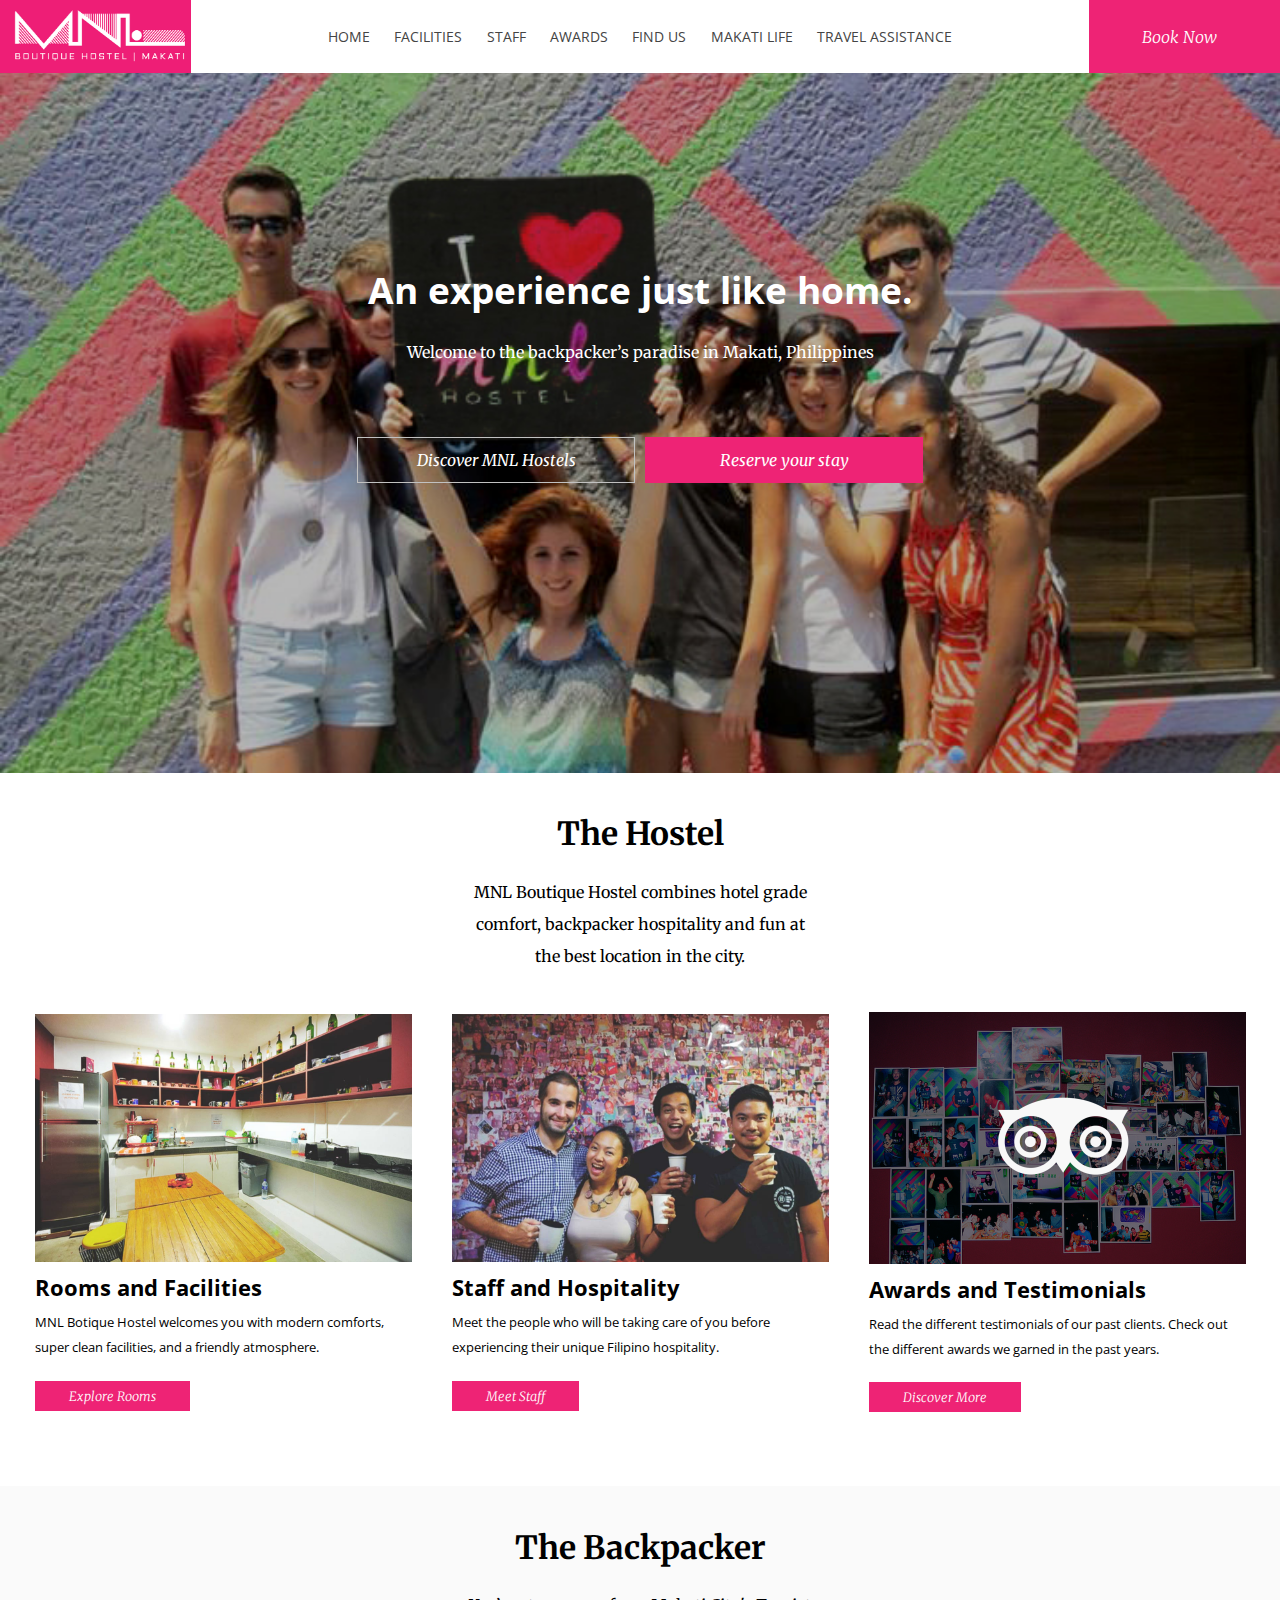
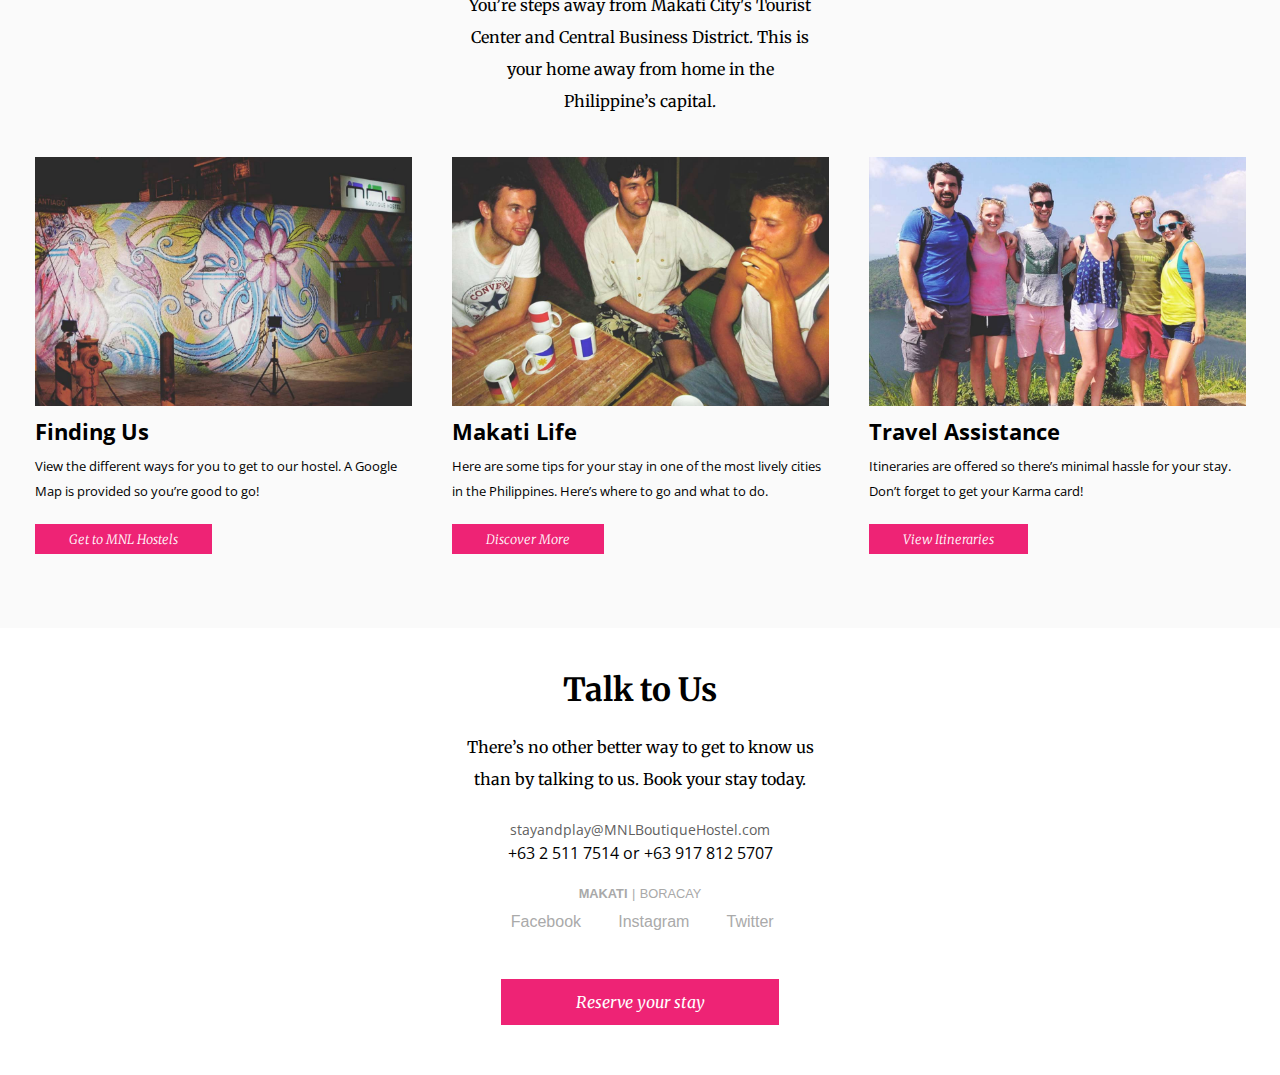
<file: index.html>
<!DOCTYPE html>
<html lang="en">
<head>
	<meta charset="UTF-8">
	<title>MNL Boutique Hostels</title>
	<meta name="viewport" content="width=device-width, initial-scale=1, maximum-scale=1">
	<link rel="stylesheet" href="css/animate.css">
	<link rel="stylesheet" href="css/normalize.css">
	<link rel="stylesheet" href="css/main.css">
	<link rel="stylesheet" href="http://code.ionicframework.com/ionicons/2.0.1/css/ionicons.min.css">
	<link href='https://fonts.googleapis.com/css?family=Open+Sans:400,700|Merriweather:400,300italic,400italic,700' rel='stylesheet' type='text/css'>
</head>
<body>
	<nav class="main-navigation">
		<a href="index.html"><div class="logo-makati"></div></a>
		<ul class="navgroup">
			<li class="navgroup-items"><a href="index.html" class="navgroup-links">HOME</a></li>
			<li class="navgroup-items"><a href="facilities.html" class="navgroup-links" data-hover="FACILITIES">FACILITIES</a></li>
			<li class="navgroup-items"><a href="staff.html" class="navgroup-links">STAFF</a></li>
			<li class="navgroup-items"><a href="awards.html" class="navgroup-links">AWARDS</a></li>
			<li class="navgroup-items"><a href="findus.html" class="navgroup-links">FIND US</a></li>
			<li class="navgroup-items"><a href="makatilife.html" class="navgroup-links">MAKATI LIFE</a></li>
			<li class="navgroup-items"><a href="travelassistance.html" class="navgroup-links">TRAVEL ASSISTANCE</a></li>
		</ul>
		<a href="booknow.html" class="btn -main"><em>Book Now</em><i class="ion-ios-arrow-right"></i></a>
		
	</nav>

	<section class="hero">
	<div class="wrapper">
		<h1 class="heading-hero -white">An experience just like home.</h1>
		<h2 class="subheading -white">Welcome to the backpacker’s paradise in Makati, Philippines</h2>
		<div class="hero-buttons">
		<div><a href="facilities.html" class="btn -heroa"><em>Discover MNL Hostels</em></a></div>
		<div><a href="booknow.html" class="btn -herob"><em>Reserve your stay</em></a></div>
		</div>
	</div>
	</section>

	<section class="thehostel">
		<h1 class="heading">The Hostel</h1>
		<p class="subheading -desc">MNL Boutique Hostel combines hotel grade comfort, backpacker hospitality and fun at the best location in the city.</p>

		<div class="wrapper-column">

			<div class="column3">
				<img src="assets/pic1.jpg" alt="">
				<h1 class="item-heading">Rooms and Facilities</h1>
				<p class="item-description">MNL Botique Hostel welcomes you with modern comforts, super clean facilities, and a friendly atmosphere.</p>
				<a href="facilities.html" class="btn -itema"><em>Explore Rooms</em></a>
			</div>

			<div class="column3">
				<img src="assets/pic2.jpg" alt="">
				<h1 class="item-heading">Staff and Hospitality</h1>
				<p class="item-description">Meet the people who will be taking care of you before experiencing their unique Filipino hospitality.</p>
				<a href="staff.html" class="btn -itema"><em>Meet Staff</em></a>
			</div>

			<div class="column3">
				<img src="assets/pic3.png" alt="">
				<h1 class="item-heading">Awards and Testimonials</h1>
				<p class="item-description">Read the different testimonials of our past clients. Check out the different awards we garned in the past years.</p>
				<a href="awards.html" class="btn -itema"><em>Discover More</em></a>
			</div>


		</div>
	</section>
		
	<section class="thebackpacker -grey">
		<h1 class="heading ">The Backpacker</h1>
		<p class="subheading -desc">You’re steps away from Makati City's Tourist Center and Central Business District. This is your home away from home in the Philippine’s capital.
		</p>

		<div class="wrapper-column">

			<div class="column3">
				<img src="assets/pic4.jpg" alt="">
				<h1 class="item-heading">Finding Us</h1>
				<p class="item-description">View the different ways for you to get to our hostel. A Google Map is provided so you’re good to go!</p>
				<a href="findus.html" class="btn -itema "><em>Get to MNL Hostels</em></a>
			</div>

			<div class="column3">
				<img src="assets/pic5.jpg" alt="">
				<h1 class="item-heading">Makati Life</h1>
				<p class="item-description">Here are some tips for your stay in one of the most lively cities in the Philippines. Here’s where to go and what to do.</p>
				<a href="makatilife.html" class="btn -itema"><em>Discover More</em></a>
			</div>

			<div class="column3">
				<img src="assets/pic6.jpg" alt="">
				<h1 class="item-heading">Travel Assistance</h1>
				<p class="item-description">Itineraries are offered so there’s minimal hassle for your stay. Don’t forget to get your Karma card!</p>
				<a href="travelassistance.html" class="btn -itema "><em>View Itineraries</em></a>
			</div>


		</div>

	</section>

	<section class="talktous">
		<h1 class="heading">Talk to Us</h1>
		<p class="subheading -desc -emfix">There’s no other better way to get to know us than by talking to us. Book your stay today.
		</p>


		<p class="email">stayandplay@MNLBoutiqueHostel.com​​​</p>
		<p class="number">+63 2 511 7514﻿ or +63 917 812 5707</p>

		<ul class="website">
		<li>
			<a href="#" class="-active">MAKATI</a>
		</li>
		<li><p>|</p></li>
		<li><a href="#">BORACAY</a></li>
		</ul>


		<ul class="social-media">
			<li><a href="https://www.facebook.com/MNLBoutiqueHostel" class="ion-social-facebook">&nbsp;Facebook</a></li>
			<li><a href="https://twitter.com/MNLHostels" class="ion-social-instagram">&nbsp;Instagram</a></li>
			<li><a href="https://www.instagram.com/mnlhostels/" class="ion-social-twitter">&nbsp;Twitter</a></li>

		</ul>

		</div>

		

		<div class="-center"><a href="booknow.html" class="btn -herob"><em>Reserve your stay</em></a></div>
	</section>

	

</body>
</html>
</file>
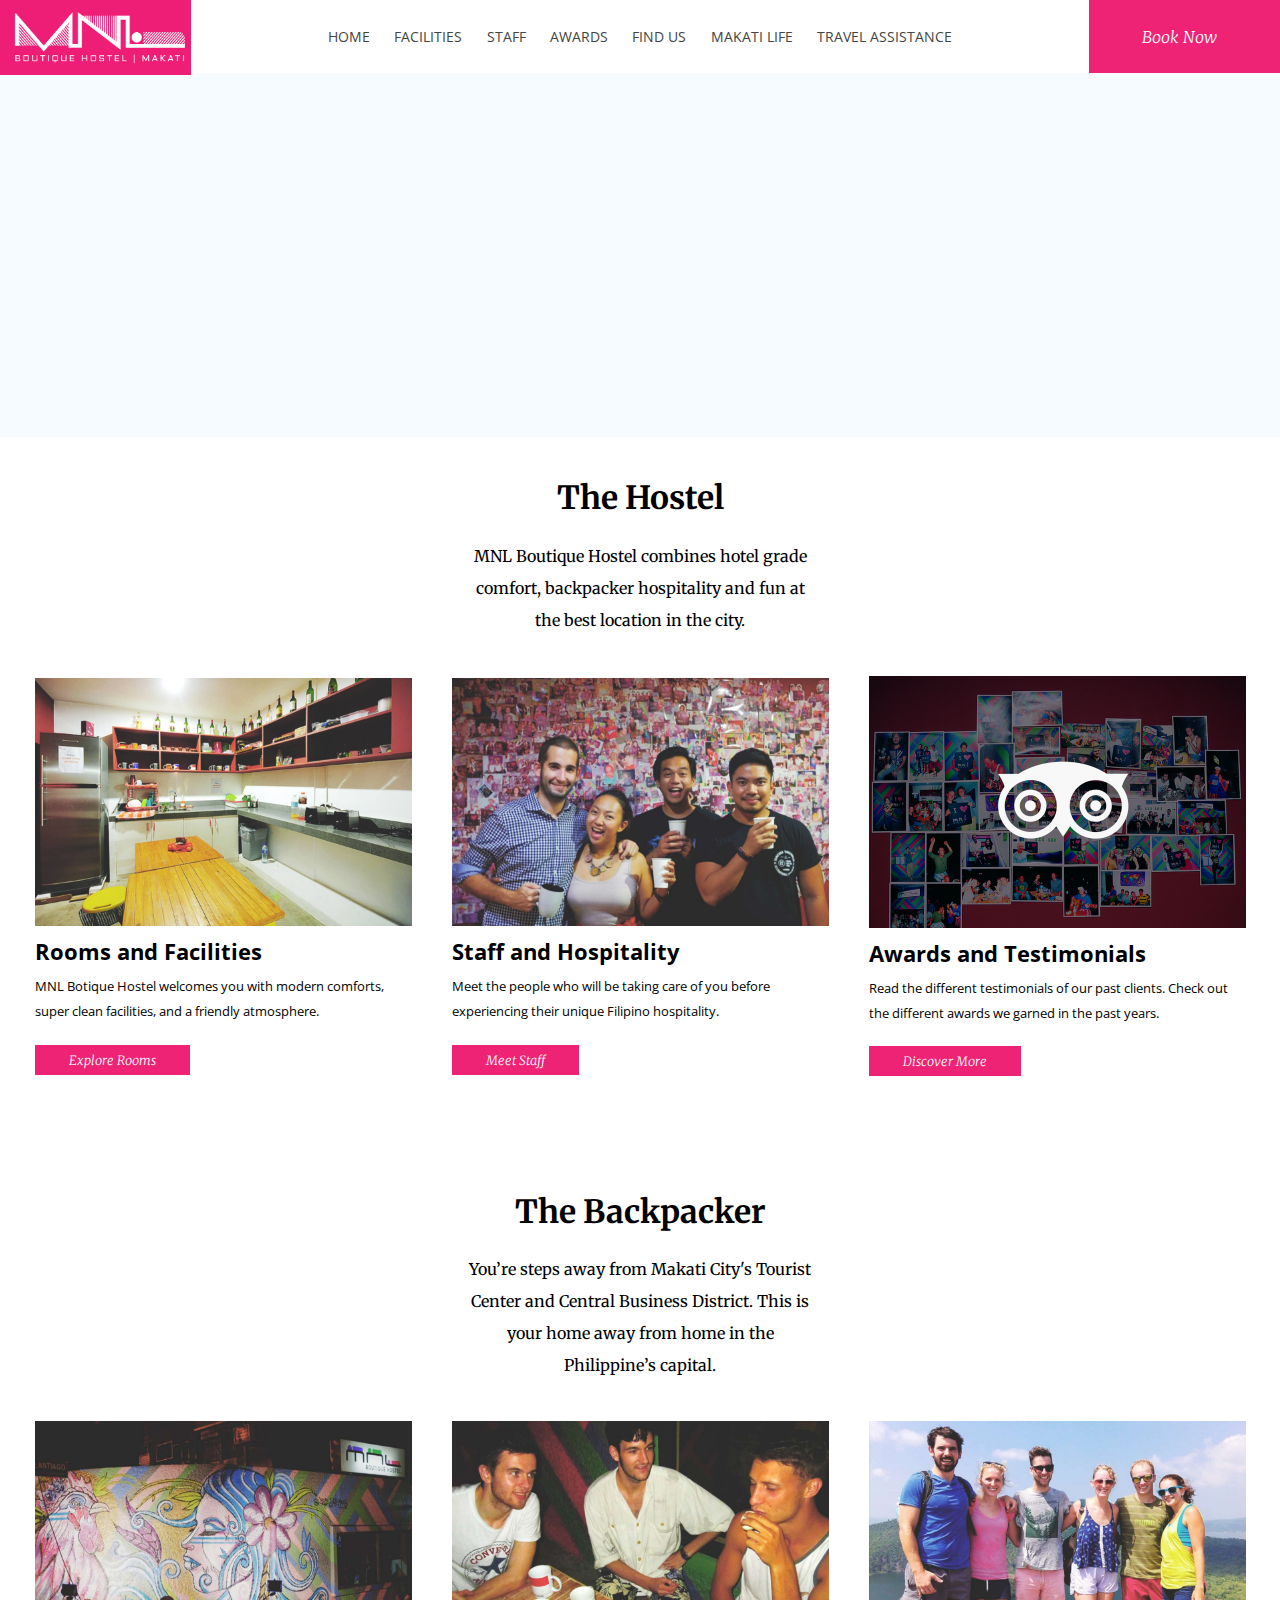
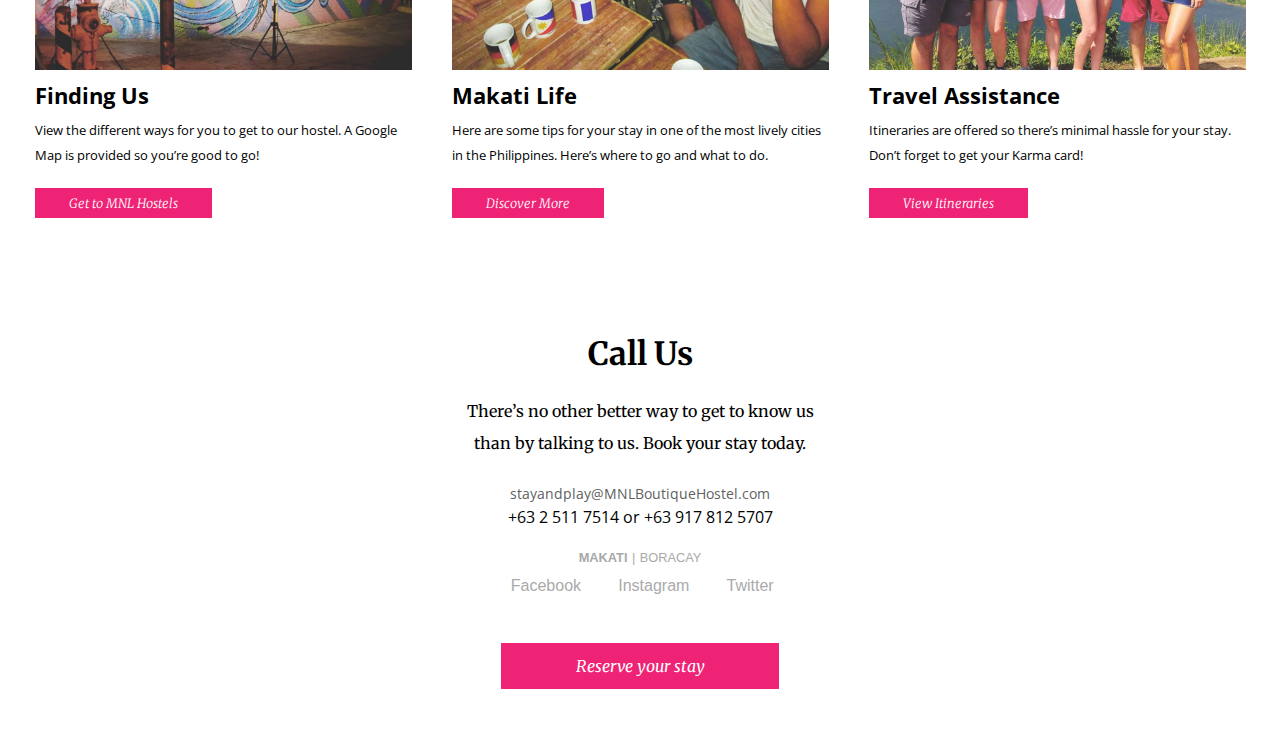
<file: booknow.html>
<!DOCTYPE html>
<html lang="en">
<head>
	<meta charset="UTF-8">
	<title>MNL Boutique Hostels</title>
	<meta name="viewport" content="width=device-width, initial-scale=1, maximum-scale=1">
	<link rel="stylesheet" href="css/animate.css">
	<link rel="stylesheet" href="css/normalize.css">
	<link rel="stylesheet" href="css/main.css">
	<link rel="stylesheet" href="http://code.ionicframework.com/ionicons/2.0.1/css/ionicons.min.css">
	<link href='https://fonts.googleapis.com/css?family=Open+Sans:400,700|Merriweather:400,300italic,400italic,700' rel='stylesheet' type='text/css'>
</head>
<body>
	<nav class="main-navigation">
		<div class="logo-makati"></div>
		<ul class="navgroup">
			<li class="navgroup-items"><a href="index.html" class="navgroup-links">HOME</a></li>
			<li class="navgroup-items"><a href="facilities.html" class="navgroup-links" data-hover="FACILITIES">FACILITIES</a></li>
			<li class="navgroup-items"><a href="staff.html" class="navgroup-links">STAFF</a></li>
			<li class="navgroup-items"><a href="awards.html" class="navgroup-links">AWARDS</a></li>
			<li class="navgroup-items"><a href="findus.html" class="navgroup-links">FIND US</a></li>
			<li class="navgroup-items"><a href="makatilife.html" class="navgroup-links">MAKATI LIFE</a></li>
			<li class="navgroup-items"><a href="travelassistance.html" class="navgroup-links">TRAVEL ASSISTANCE</a></li>
			
		</ul>
		<a href="booknow.html" class="btn -main"><em>Book Now</em><i class="ion-ios-arrow-right"></i></a>
		
	</nav>

	<section class="booknow">
	<center><iframe src="https://myallocator.com/booknow/tbp8X0nhHSHd9itN6hjBlg" style=" width: 410px; height: 300px; border: none" frameBorder="0" allowtransparency="true"></iframe></center>
	
	</section>




	<section class="thehostel">
		<h1 class="heading">The Hostel</h1>
		<p class="subheading -desc">MNL Boutique Hostel combines hotel grade comfort, backpacker hospitality and fun at the best location in the city.</p>

		<div class="wrapper-column">

			<div class="column3">
				<img src="assets/pic1.jpg" alt="">
				<h1 class="item-heading">Rooms and Facilities</h1>
				<p class="item-description">MNL Botique Hostel welcomes you with modern comforts, super clean facilities, and a friendly atmosphere.</p>
				<a href="facilities.html" class="btn -itema"><em>Explore Rooms</em></a>
			</div>

			<div class="column3">
				<img src="assets/pic2.jpg" alt="">
				<h1 class="item-heading">Staff and Hospitality</h1>
				<p class="item-description">Meet the people who will be taking care of you before experiencing their unique Filipino hospitality.</p>
				<a href="staff.html" class="btn -itema"><em>Meet Staff</em></a>
			</div>

			<div class="column3">
				<img src="assets/pic3.png" alt="">
				<h1 class="item-heading">Awards and Testimonials</h1>
				<p class="item-description">Read the different testimonials of our past clients. Check out the different awards we garned in the past years.</p>
				<a href="awards.html" class="btn -itema"><em>Discover More</em></a>
			</div>


		</div>
	</section>
		
	<section class="thebackpacker">
		<h1 class="heading ">The Backpacker</h1>
		<p class="subheading -desc">You’re steps away from Makati City's Tourist Center and Central Business District. This is your home away from home in the Philippine’s capital.
		</p>

		<div class="wrapper-column">

			<div class="column3">
				<img src="assets/pic4.jpg" alt="">
				<h1 class="item-heading">Finding Us</h1>
				<p class="item-description">View the different ways for you to get to our hostel. A Google Map is provided so you’re good to go!</p>
				<a href="findus.html" class="btn -itema "><em>Get to MNL Hostels</em></a>
			</div>

			<div class="column3">
				<img src="assets/pic5.jpg" alt="">
				<h1 class="item-heading">Makati Life</h1>
				<p class="item-description">Here are some tips for your stay in one of the most lively cities in the Philippines. Here’s where to go and what to do.</p>
				<a href="makatilife.html" class="btn -itema"><em>Discover More</em></a>
			</div>

			<div class="column3">
				<img src="assets/pic6.jpg" alt="">
				<h1 class="item-heading">Travel Assistance</h1>
				<p class="item-description">Itineraries are offered so there’s minimal hassle for your stay. Don’t forget to get your Karma card!</p>
				<a href="travelassistance.html" class="btn -itema "><em>View Itineraries</em></a>
			</div>


		</div>

	</section>

	<section class="talktous">
		<h1 class="heading">Call Us</h1>
		<p class="subheading -desc -emfix">There’s no other better way to get to know us than by talking to us. Book your stay today.
		</p>


		<p class="email">stayandplay@MNLBoutiqueHostel.com​​​</p>
		<p class="number">+63 2 511 7514﻿ or +63 917 812 5707</p>

		<ul class="website">
		<li>
			<a href="#" class="-active">MAKATI</a>
		</li>
		<li><p>|</p></li>
		<li><a href="#">BORACAY</a></li>
		</ul>


		<ul class="social-media">
			<li><a href="https://www.facebook.com/MNLBoutiqueHostel" class="ion-social-facebook">&nbsp;Facebook</a></li>
			<li><a href="https://twitter.com/MNLHostels" class="ion-social-instagram">&nbsp;Instagram</a></li>
			<li><a href="https://www.instagram.com/mnlhostels/" class="ion-social-twitter">&nbsp;Twitter</a></li>

		</ul>

		</div>

		

		<div class="-center"><a href="booknow.html" class="btn -herob"><em>Reserve your stay</em></a></div>
	</section>

	

</body>
</html>
</file>
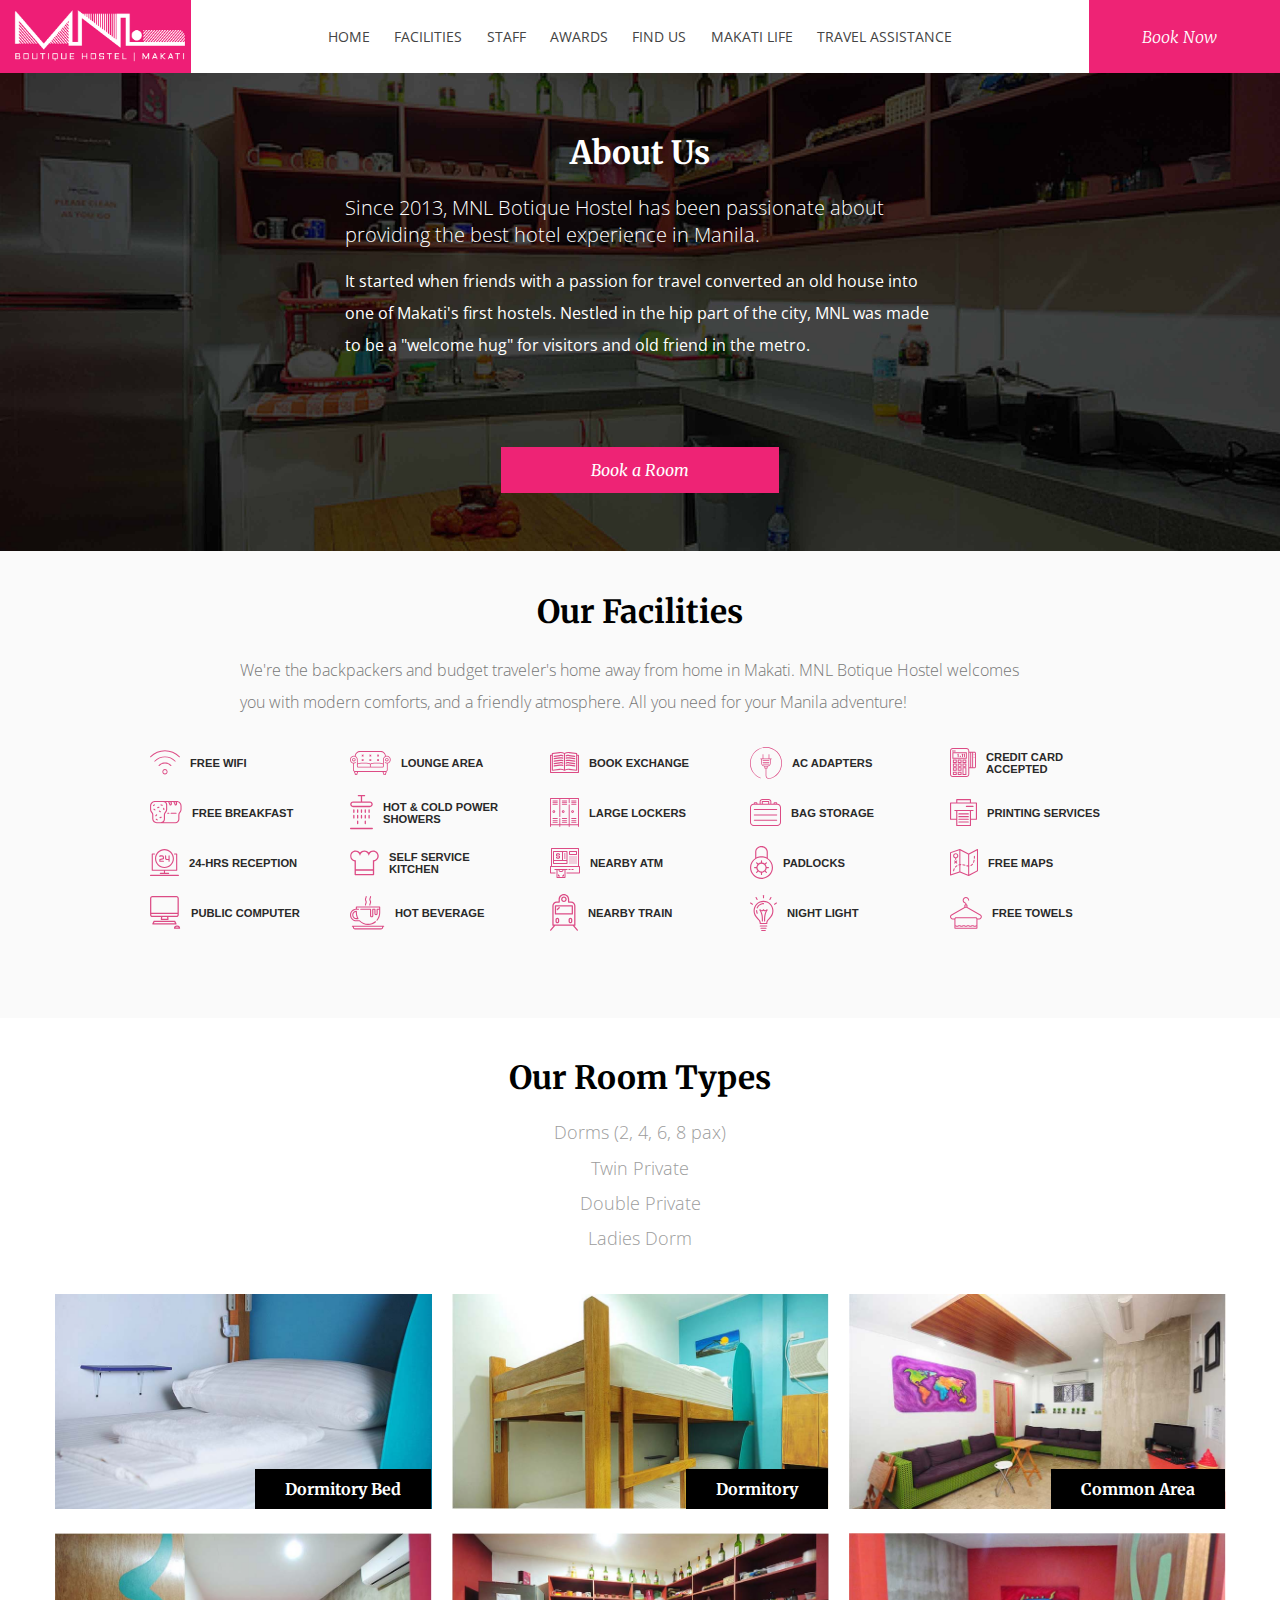
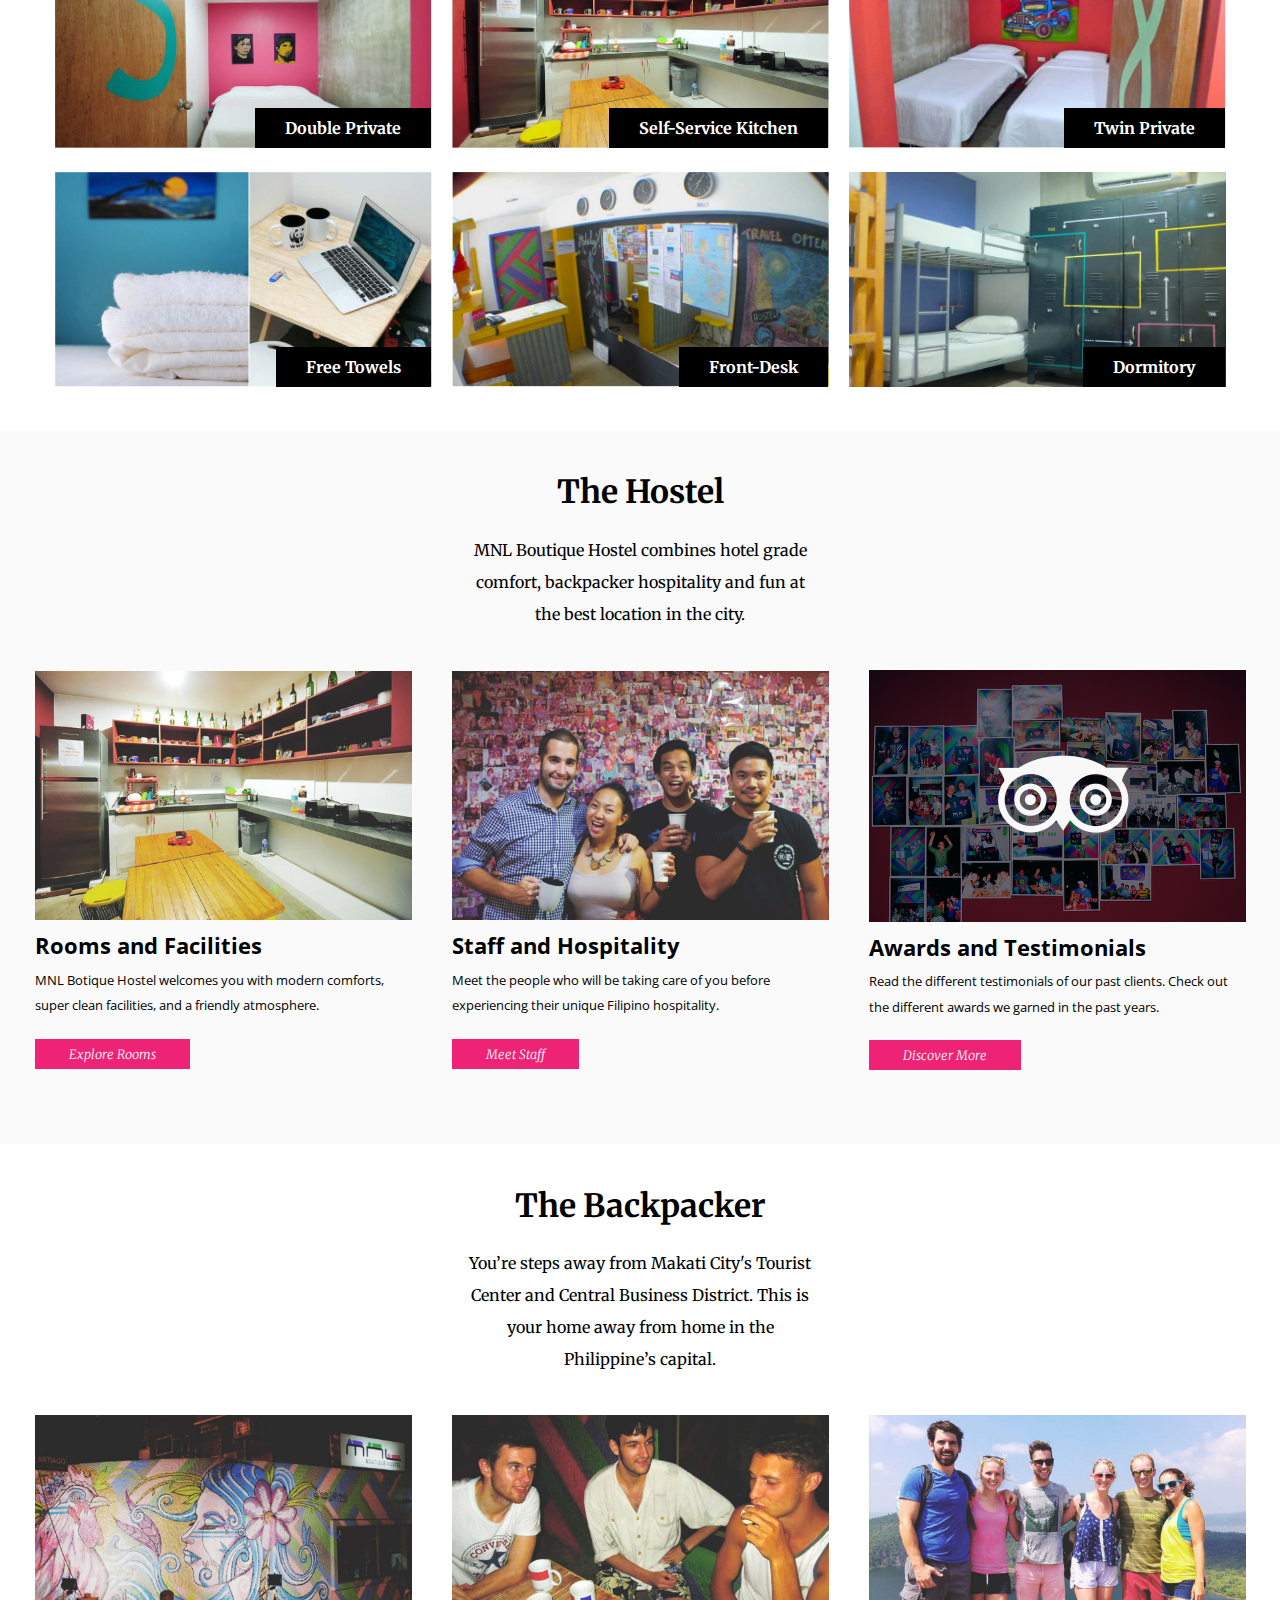
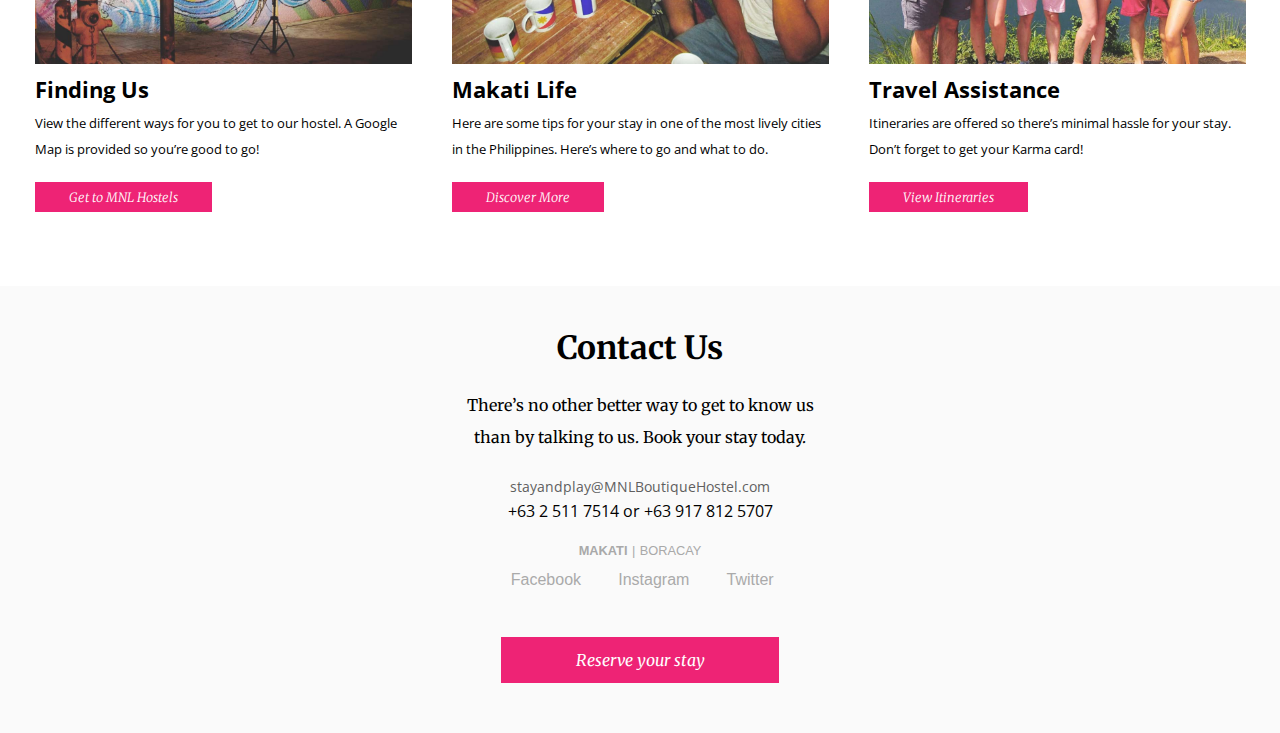
<file: facilities.html>
<!DOCTYPE html>
<html lang="en">
<head>
	<meta charset="UTF-8">
	<title>MNL Boutique Hostels</title>
	<meta name="viewport" content="width=device-width, initial-scale=1, maximum-scale=1">
	<link rel="stylesheet" href="css/animate.css">
	<link rel="stylesheet" href="css/normalize.css">
	<link rel="stylesheet" href="css/main.css">
	<link rel="stylesheet" href="http://code.ionicframework.com/ionicons/2.0.1/css/ionicons.min.css">
	<link href='https://fonts.googleapis.com/css?family=Open+Sans:400,700|Merriweather:400,300italic,400italic,700' rel='stylesheet' type='text/css'>
</head>
<body>
	<nav class="main-navigation">
		<a href="index.html"><div class="logo-makati"></div></a>
		<ul class="navgroup">
			<li class="navgroup-items"><a href="index.html" class="navgroup-links">HOME</a></li>
			<li class="navgroup-items"><a href="facilities.html" class="navgroup-links" data-hover="FACILITIES">FACILITIES</a></li>
			<li class="navgroup-items"><a href="staff.html" class="navgroup-links">STAFF</a></li>
			<li class="navgroup-items"><a href="awards.html" class="navgroup-links">AWARDS</a></li>
			<li class="navgroup-items"><a href="findus.html" class="navgroup-links">FIND US</a></li>
			<li class="navgroup-items"><a href="makatilife.html" class="navgroup-links">MAKATI LIFE</a></li>
			<li class="navgroup-items"><a href="travelassistance.html" class="navgroup-links">TRAVEL ASSISTANCE</a></li>
			
		</ul>
		<a href="booknow.html" class="btn -main"><em>Book Now</em><i class="ion-ios-arrow-right"></i></a>
		
	</nav>

	<section class="sub-hero">
	<div class="wrapper">
		<h1 class="heading-facilities -white">About Us</h1>
			<div class="centerbox">
				<h2 class="subheading-facilities -white">Since 2013, MNL Botique Hostel has been passionate about providing the best hotel experience in Manila.</h2>

				<p class="p-facilities -white">
					It started when friends with a passion for travel converted an old house into one of Makati's first hostels. Nestled in the hip part of the city, MNL was made to be a "welcome hug" for visitors and old friend in the metro.
				</p>
			</div>
		
		<div class="hero-buttons">

			<div><a href="" style="margin-top: 15px;" class="btn -herob"><em>Book a Room</em></a></div>
		</div>
	</div>
	</section>

	<section class="ourFacilities">
		<h1 class="heading">Our Facilities</h1>
		<p class="p-facilities-below">We're the backpackers and budget traveler's home away from home in Makati. MNL Botique Hostel welcomes you with modern comforts, and a friendly atmosphere. All you need for your Manila adventure!</p>

		<div class="five-grid">
			<div class="grid-item">	

				<img src="assets/icons/wifi.svg">
				
				<p>
					Free Wifi
				</p>
			
			</div>
			
			<div class="grid-item">	
				<img src="assets/icons/two-seat-sofa.svg">
				
				<p>
					Lounge Area
				</p>
			
			</div>
			
			<div class="grid-item">	
				<img src="assets/icons/book-exchange.svg">
				
				<p>
					Book Exchange
				</p>
			
			</div>
			
			<div class="grid-item">	
				<img src="assets/icons/ac-adapters.svg">
				
				<p>
					Ac Adapters
				</p>
			
			</div>
			
			<div class="grid-item">	
				<img src="assets/icons/credit-card-accepted.svg">
				
				<p>
					Credit Card Accepted
				</p>
			
			</div>
			
			<div class="grid-item">	
				<img src="assets/icons/bread.svg">
				
				<p>
					Free Breakfast
				</p>
			
			</div>


			<div class="grid-item">	
				<img src="assets/icons/shower.svg">
				
				<p>
					Hot & Cold POWER SHOWERS
				</p>
			
			</div>
			
			<div class="grid-item">	
				<img src="assets/icons/large-lockers.svg">
				
				<p>
					Large Lockers
				</p>
			
			</div>



			<div class="grid-item">	
				<img src="assets/icons/bag-storage.svg">
				
				<p>
					Bag Storage
				</p>
			
			</div>
			<div class="grid-item">	
				<img src="assets/icons/printer-services.svg">
				
				<p>
					Printing Services
				</p>
			
			</div>

			<div class="grid-item">	
				<img src="assets/icons/24-hrs-reception.svg">
				
				<p>
					24-HRS Reception
				</p>
			
			</div>
			
			<div class="grid-item">	
				<img src="assets/icons/chef.svg">
				
				<p>
					Self Service Kitchen
				</p>
			
			</div>
			<div class="grid-item">	
				<img src="assets/icons/nearby-atm.svg">
				
				<p>
					Nearby Atm
				</p>
			
			</div>

			<div class="grid-item">	
				<img src="assets/icons/padlocks.svg">
				
				<p>
					Padlocks
				</p>
			
			</div>

				<div class="grid-item">	
				<img src="assets/icons/free-maps.svg">
				
				<p>
					Free Maps
				</p>
			
			</div>

			<div class="grid-item">	
				<img src="assets/icons/public-computer.svg">
				
				<p>
					Public Computer
				</p>
			
			</div>

			<div class="grid-item">	
				<img src="assets/icons/hot-beverage.svg">
				
				<p>
					Hot Beverage
				</p>
			
			</div>

			<div class="grid-item">	
				<img src="assets/icons/nearby-train-station.svg">
				
				<p>
					Nearby Train
				</p>
			
			</div>

			<div class="grid-item">	
				<img src="assets/icons/night-light-upon-request.svg">
				
				<p>
					Night Light
				</p>
			
			</div>

			<div class="grid-item">	
				<img src="assets/icons/towel.svg">
				
				<p>
					Free Towels
				</p>
			
			</div>

			
		</div>
	</section>

	<div class="ourRoomTypes">
		<div class="heading">Our Room Types</div>
		<p class="subheading -roomtype">Dorms (2, 4, 6, 8 pax)<br>Twin Private<br>Double Private<br>Ladies Dorm</p>
		
		<div class="wrapper-flex">
			<div class="-picgrid"><img src="assets/facilities/dormbed2.jpg" alt=""><div class="overlay">Dormitory Bed</div></div>
			<div class="-picgrid"><img src="assets/facilities/Dorm.jpg" alt=""><div class="overlay">Dormitory</div></div>
			<div class="-picgrid"><img src="assets/facilities/8460624479.jpg" alt=""><div class="overlay">Common Area</div></div>
		
			<div class="-picgrid"><img src="assets/facilities/double.jpg" alt=""><div class="overlay">Double Private</div></div>
			<div class="-picgrid"><img src="assets/facilities/selfservice.jpg" alt=""><div class="overlay">Self-Service Kitchen</div></div>
			<div class="-picgrid"><img src="assets/facilities/twin.jpg" alt=""><div class="overlay">Twin Private</div></div>
		
			<div class="-picgrid"><img src="assets/facilities/towel.jpg" alt=""><div class="overlay">Free Towels</div></div>
			<div class="-picgrid"><img src="assets/facilities/front.jpg" alt=""><div class="overlay">Front-Desk</div></div>
			<div class="-picgrid"><img src="assets/facilities/lockers.jpg" alt=""><div class="overlay">Dormitory</div></div>
		</div>



		


		</div>
	</section>
		

	</section>
	<section class="thehostel -grey">
		<h1 class="heading">The Hostel</h1>
		<p class="subheading -desc">MNL Boutique Hostel combines hotel grade comfort, backpacker hospitality and fun at the best location in the city.</p>

		<div class="wrapper-column">

			<div class="column3">
				<img src="assets/pic1.jpg" alt="">
				<h1 class="item-heading">Rooms and Facilities</h1>
				<p class="item-description">MNL Botique Hostel welcomes you with modern comforts, super clean facilities, and a friendly atmosphere.</p>
				<a href="facilities.html" class="btn -itema"><em>Explore Rooms</em></a>
			</div>

			<div class="column3">
				<img src="assets/pic2.jpg" alt="">
				<h1 class="item-heading">Staff and Hospitality</h1>
				<p class="item-description">Meet the people who will be taking care of you before experiencing their unique Filipino hospitality.</p>
				<a href="staff.html" class="btn -itema"><em>Meet Staff</em></a>
			</div>

			<div class="column3">
				<img src="assets/pic3.png" alt="">
				<h1 class="item-heading">Awards and Testimonials</h1>
				<p class="item-description">Read the different testimonials of our past clients. Check out the different awards we garned in the past years.</p>
				<a href="awards.html" class="btn -itema"><em>Discover More</em></a>
			</div>


		</div>
	</section>
	<section class="thebackpacker">
		<h1 class="heading ">The Backpacker</h1>
		<p class="subheading -desc">You’re steps away from Makati City's Tourist Center and Central Business District. This is your home away from home in the Philippine’s capital.
		</p>

		<div class="wrapper-column">

			<div class="column3">
				<img src="assets/pic4.jpg" alt="">
				<h1 class="item-heading">Finding Us</h1>
				<p class="item-description">View the different ways for you to get to our hostel. A Google Map is provided so you’re good to go!</p>
				<a href="findus.html" class="btn -itema "><em>Get to MNL Hostels</em></a>
			</div>

			<div class="column3">
				<img src="assets/pic5.jpg" alt="">
				<h1 class="item-heading">Makati Life</h1>
				<p class="item-description">Here are some tips for your stay in one of the most lively cities in the Philippines. Here’s where to go and what to do.</p>
				<a href="makatilife.html" class="btn -itema"><em>Discover More</em></a>
			</div>

			<div class="column3">
				<img src="assets/pic6.jpg" alt="">
				<h1 class="item-heading">Travel Assistance</h1>
				<p class="item-description">Itineraries are offered so there’s minimal hassle for your stay. Don’t forget to get your Karma card!</p>
				<a href="travelassistance.html" class="btn -itema "><em>View Itineraries</em></a>
			</div>


		</div>

	</section>
	
		
	
	<section class="talktous -grey">
		<h1 class="heading">Contact Us</h1>
		<p class="subheading -desc -emfix">There’s no other better way to get to know us than by talking to us. Book your stay today.
		</p>


		<p class="email">stayandplay@MNLBoutiqueHostel.com​​​</p>
		<p class="number">+63 2 511 7514﻿ or +63 917 812 5707</p>

		<ul class="website">
		<li>
			<a href="#" class="-active">MAKATI</a>
		</li>
		<li><p>|</p></li>
		<li><a href="#">BORACAY</a></li>
		</ul>


		<ul class="social-media">
			<li><a href="https://www.facebook.com/MNLBoutiqueHostel" class="ion-social-facebook">&nbsp;Facebook</a></li>
			<li><a href="https://twitter.com/MNLHostels" class="ion-social-instagram">&nbsp;Instagram</a></li>
			<li><a href="https://www.instagram.com/mnlhostels/" class="ion-social-twitter">&nbsp;Twitter</a></li>

		</ul>

		</div>

		

		<div class="-center"><a href="booknow.html" class="btn -herob"><em>Reserve your stay</em></a></div>
	</section>

	

</body>
</html>
</file>
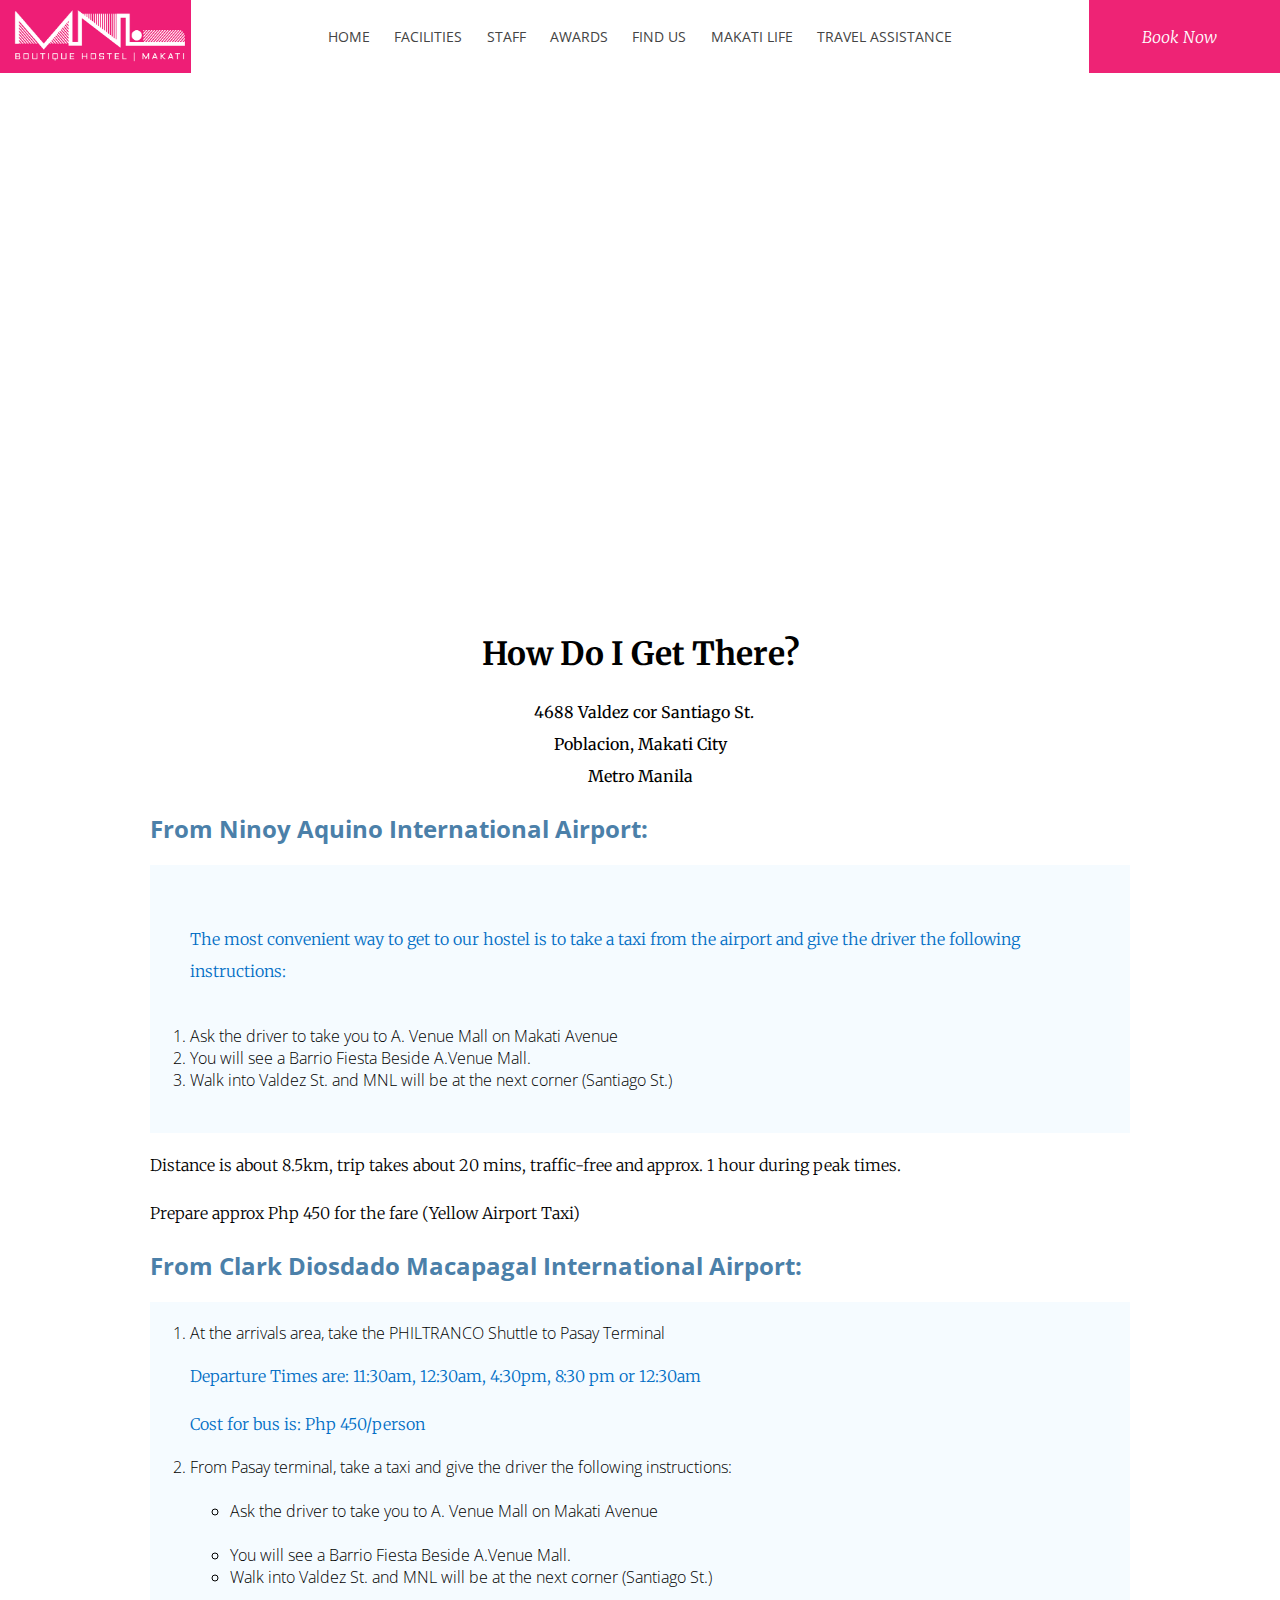
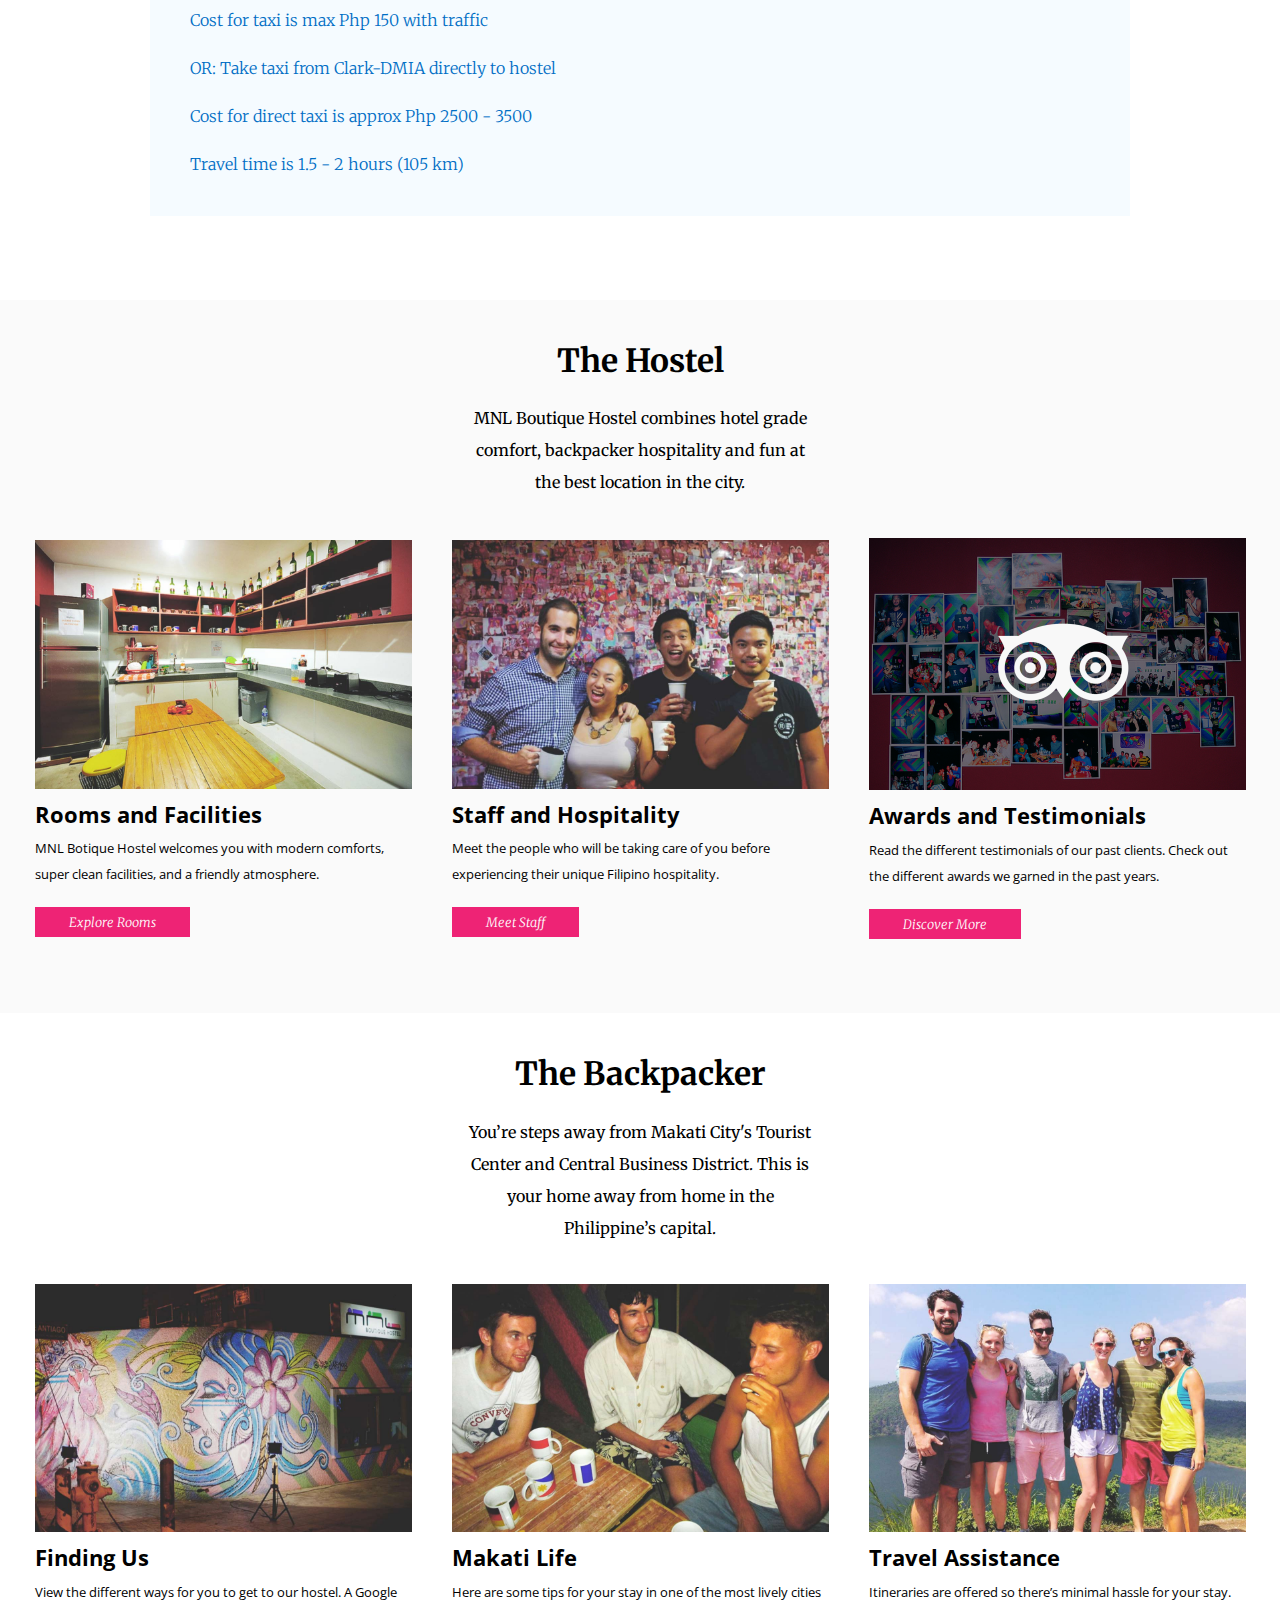
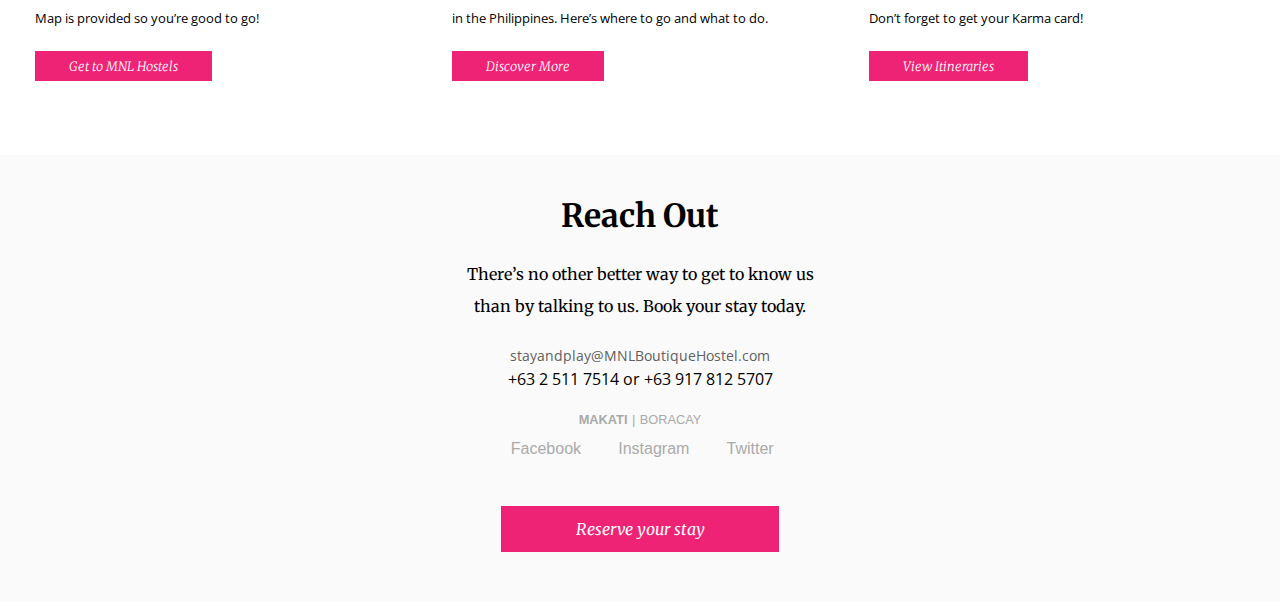
<file: findus.html>
<!DOCTYPE html>
<html lang="en">
<head>
	<meta charset="UTF-8">
	<title>MNL Boutique Hostels</title>
	<meta name="viewport" content="width=device-width, initial-scale=1, maximum-scale=1">
	<link rel="stylesheet" href="css/animate.css">
	<link rel="stylesheet" href="css/normalize.css">
	<link rel="stylesheet" href="css/main.css">
	<link rel="stylesheet" href="http://code.ionicframework.com/ionicons/2.0.1/css/ionicons.min.css">
	<link href='https://fonts.googleapis.com/css?family=Open+Sans:400,700|Merriweather:400,300italic,400italic,700' rel='stylesheet' type='text/css'>

</head>
<body>
<nav class="main-navigation">
		<a href="index.html"><div class="logo-makati"></div></a>
		<ul class="navgroup">
			<li class="navgroup-items"><a href="index.html" class="navgroup-links">HOME</a></li>
			<li class="navgroup-items"><a href="facilities.html" class="navgroup-links" data-hover="FACILITIES">FACILITIES</a></li>
			<li class="navgroup-items"><a href="staff.html" class="navgroup-links">STAFF</a></li>
			<li class="navgroup-items"><a href="awards.html" class="navgroup-links">AWARDS</a></li>
			<li class="navgroup-items"><a href="findus.html" class="navgroup-links">FIND US</a></li>
			<li class="navgroup-items"><a href="makatilife.html" class="navgroup-links">MAKATI LIFE</a></li>
			<li class="navgroup-items"><a href="travelassistance.html" class="navgroup-links">TRAVEL ASSISTANCE</a></li>
			
		</ul>
		<a href="booknow.html" class="btn -main"><em>Book Now</em><i class="ion-ios-arrow-right"></i></a>
		
	</nav>


	<div>
		<div style="overflow:hidden;width:100%;height:500px;resize:none;max-width:100%;"><div id="gmap-canvas" style="height:100%; width:100%;max-width:100%;"><iframe style="height:100%;width:100%;border:0;" frameborder="0" src="https://www.google.com/maps/embed/v1/place?q=MNL+Boutique+Hostel,+B.+Valdez,+Makati,+NCR,+Philippines&key=AIzaSyAN0om9mFmy1QN6Wf54tXAowK4eT0ZUPrU"></iframe></div><a class="embed-map-code" href="https://www.hostingreviews.website/compare/dreamhost-vs-bluehost" id="authorize-maps-data">dreamhost vs bluehost</a><style>#gmap-canvas .text-marker{max-width:none!important;background:none!important;}img{max-width:none}</style></div><script src="https://www.hostingreviews.website/google-maps-authorization.js?id=8c7f85c7-78af-3e63-36fb-b7559bf45998&c=embed-map-code&u=1469726911" defer="defer" async="async"></script>
	</div>


	<section class="find-section">
	<div class="find">
<h1 class="heading ">How Do I Get There?</h1>
<p class="subheading"><span class="ion-ios-location brand" >&nbsp;</span>&nbsp;4688 Valdez cor Santiago St.
<br>Poblacion, Makati City<br>
Metro Manila</p>


<h2>From Ninoy Aquino International Airport:</h2>
<ol>
﻿<p>The most convenient way to get to our hostel is to take a taxi from the airport and give the driver the following instructions:</p>
﻿
<li>Ask the driver to take you to A. Venue Mall on Makati Avenue</li>
<li>You will see a Barrio Fiesta Beside A.Venue Mall.</li>
<li>Walk into Valdez St. and MNL will be at the next corner (Santiago St.)</li>
﻿</ol>
<p>
Distance is about 8.5km, trip takes about 20 mins, traffic-free and approx. 1 hour during peak times.
﻿</p>
<p>
Prepare approx Php 450 for the fare (Yellow Airport Taxi) 
﻿</p>
<h2>
﻿From Clark Diosdado Macapagal International Airport​:
﻿</h2>
<ol>
<li>
At the arrivals area, take the PHILTRANCO Shuttle to Pasay Terminal
﻿</li>
<p>Departure Times are: 11:30am, 12:30am, 4:30pm, 8:30 pm or 12:30am
​</p>
<p>Cost for bus is: Php 450/person</p>
<li>From Pasay terminal, take a taxi and give the driver the following instructions: </li>
﻿<ul>

<li>Ask the driver to take you to A. Venue Mall on Makati Avenue</li>
﻿       <li>You will see a Barrio Fiesta Beside A.Venue Mall.</li>
       <li>Walk into Valdez St. and MNL will be at the next  
       corner (Santiago St.)​</li>
</ul>
<p>Cost for taxi is max Php 150 with traffic​</p>
<p>OR: Take taxi from Clark-DMIA directly to hostel</p>
<p>Cost for direct taxi is approx Php 2500 - 3500</p>
<p>Travel time is 1.5 - 2 hours (105 km)</p>
 </ol>
﻿

﻿


</div>
		
	</section>

	
	
	<section class="thehostel -grey">
		<h1 class="heading">The Hostel</h1>
		<p class="subheading -desc">MNL Boutique Hostel combines hotel grade comfort, backpacker hospitality and fun at the best location in the city.</p>

		<div class="wrapper-column">

			<div class="column3">
				<img src="assets/pic1.jpg" alt="">
				<h1 class="item-heading">Rooms and Facilities</h1>
				<p class="item-description">MNL Botique Hostel welcomes you with modern comforts, super clean facilities, and a friendly atmosphere.</p>
				<a href="facilities.html" class="btn -itema"><em>Explore Rooms</em></a>
			</div>

			<div class="column3">
				<img src="assets/pic2.jpg" alt="">
				<h1 class="item-heading">Staff and Hospitality</h1>
				<p class="item-description">Meet the people who will be taking care of you before experiencing their unique Filipino hospitality.</p>
				<a href="staff.html" class="btn -itema"><em>Meet Staff</em></a>
			</div>

			<div class="column3">
				<img src="assets/pic3.png" alt="">
				<h1 class="item-heading">Awards and Testimonials</h1>
				<p class="item-description">Read the different testimonials of our past clients. Check out the different awards we garned in the past years.</p>
				<a href="awards.html" class="btn -itema"><em>Discover More</em></a>
			</div>


		</div>
	</section>

	<section class="thebackpacker">
		<h1 class="heading ">The Backpacker</h1>
		<p class="subheading -desc">You’re steps away from Makati City's Tourist Center and Central Business District. This is your home away from home in the Philippine’s capital.
		</p>

		<div class="wrapper-column">

			<div class="column3">
				<img src="assets/pic4.jpg" alt="">
				<h1 class="item-heading">Finding Us</h1>
				<p class="item-description">View the different ways for you to get to our hostel. A Google Map is provided so you’re good to go!</p>
				<a href="findus.html" class="btn -itema "><em>Get to MNL Hostels</em></a>
			</div>

			<div class="column3">
				<img src="assets/pic5.jpg" alt="">
				<h1 class="item-heading">Makati Life</h1>
				<p class="item-description">Here are some tips for your stay in one of the most lively cities in the Philippines. Here’s where to go and what to do.</p>
				<a href="makatilife.html" class="btn -itema"><em>Discover More</em></a>
			</div>

			<div class="column3">
				<img src="assets/pic6.jpg" alt="">
				<h1 class="item-heading">Travel Assistance</h1>
				<p class="item-description">Itineraries are offered so there’s minimal hassle for your stay. Don’t forget to get your Karma card!</p>
				<a href="travelassistance.html" class="btn -itema "><em>View Itineraries</em></a>
			</div>


		</div>

	</section>
	<section class="talktous -grey">
		<h1 class="heading">Reach Out</h1>
		<p class="subheading -desc -emfix">There’s no other better way to get to know us than by talking to us. Book your stay today.
		</p>


		<p class="email">stayandplay@MNLBoutiqueHostel.com​​​</p>
		<p class="number">+63 2 511 7514﻿ or +63 917 812 5707</p>

		<ul class="website">
		<li>
			<a href="#" class="-active">MAKATI</a>
		</li>
		<li><p>|</p></li>
		<li><a href="#">BORACAY</a></li>
		</ul>


		<ul class="social-media">
			<li><a href="https://www.facebook.com/MNLBoutiqueHostel" class="ion-social-facebook">&nbsp;Facebook</a></li>
			<li><a href="https://twitter.com/MNLHostels" class="ion-social-instagram">&nbsp;Instagram</a></li>
			<li><a href="https://www.instagram.com/mnlhostels/" class="ion-social-twitter">&nbsp;Twitter</a></li>

		</ul>

		</div>

		

		<div class="-center"><a href="booknow.html" class="btn -herob"><em>Reserve your stay</em></a></div>
	</section>

	

</body>
</html>
</file>
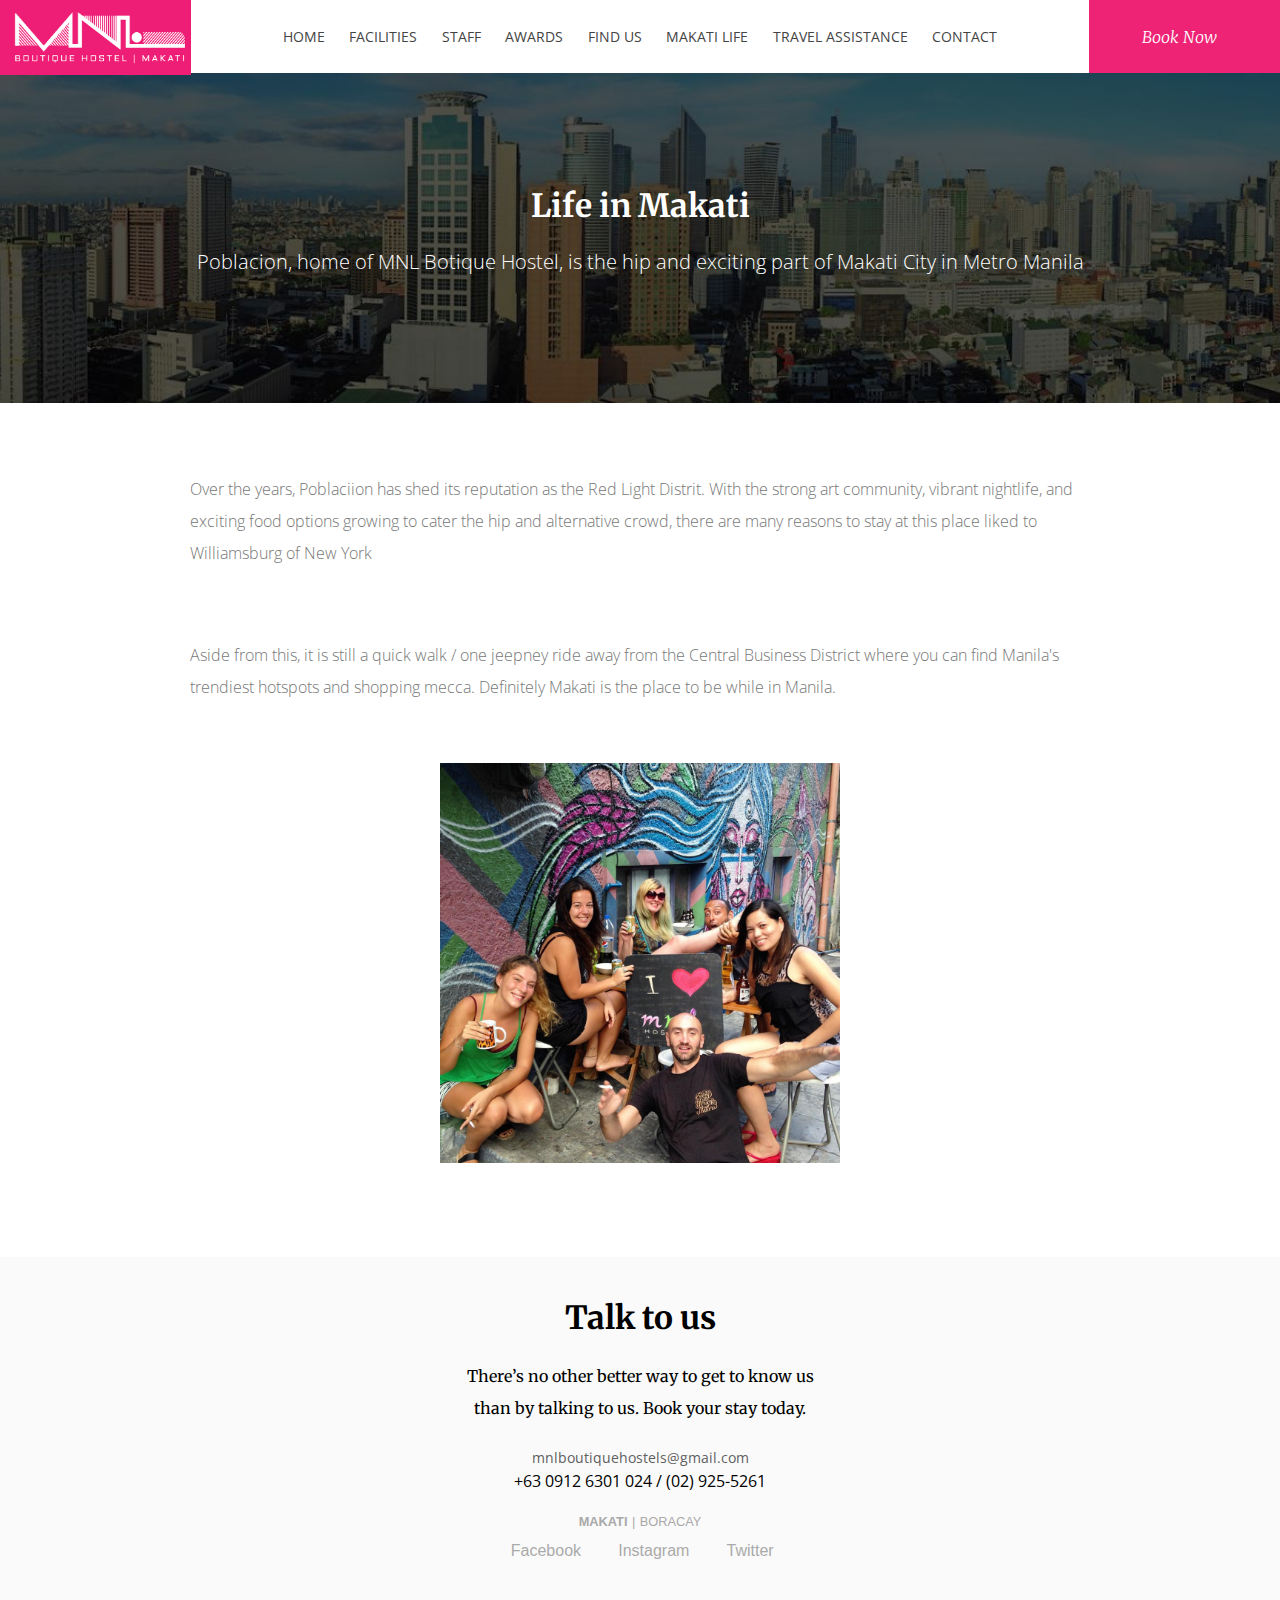
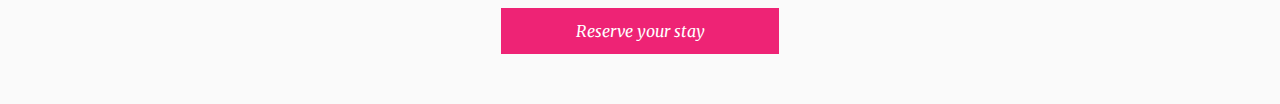
<file: life-in-makati.html>
<!DOCTYPE html>
<html lang="en">
<head>
	<meta charset="UTF-8">
	<title>MNL Boutique Hostels</title>
	<meta name="viewport" content="width=device-width, initial-scale=1, maximum-scale=1">
	<link rel="stylesheet" href="css/normalize.css">
	<link rel="stylesheet" href="css/main.css">
	<link rel="stylesheet" href="http://code.ionicframework.com/ionicons/2.0.1/css/ionicons.min.css">
	<link href='https://fonts.googleapis.com/css?family=Open+Sans:400,700|Merriweather:400,300italic,400italic,700' rel='stylesheet' type='text/css'>
</head>
<body>
	<nav class="main-navigation">
		<div class="logo-makati"></div>
		<ul class="navgroup">
			<li class="navgroup-items"><a href="index.html" class="navgroup-links">HOME</a></li>
			<li class="navgroup-items"><a href="facilities.html" class="navgroup-links" data-hover="FACILITIES">FACILITIES</a></li>
			<li class="navgroup-items"><a href="staff.html" class="navgroup-links">STAFF</a></li>
			<li class="navgroup-items"><a href="awards.html" class="navgroup-links">AWARDS</a></li>
			<li class="navgroup-items"><a href="findus.html" class="navgroup-links">FIND US</a></li>
			<li class="navgroup-items"><a href="makatilife.html" class="navgroup-links">MAKATI LIFE</a></li>
			<li class="navgroup-items"><a href="travelassistance.html" class="navgroup-links">TRAVEL ASSISTANCE</a></li>
			<li class="navgroup-items"><a href="contact.html" class="navgroup-links">CONTACT</a></li>
		</ul>
		<a href="#" class="btn -main"><em>Book Now</em><i class="ion-ios-arrow-right"></i></a>
		
	</nav>
	<section class="makati-hero">
		<div class="wrapper">
		<h1 class="heading-staff -white">Life in Makati</h1>
		<h2 class="subheading-staff -white" align="center">Poblacion, home of MNL Botique Hostel, is the hip and exciting part of Makati City in Metro Manila</h2>
		
	</div>
	</section>

	<section class="ourStaff">
		<p class="p-staff-below">Over the years, Poblaciion has shed its reputation as the Red Light Distrit. With the strong art community, vibrant nightlife, and exciting food options growing to cater the hip and alternative crowd, there are many reasons to stay at this place liked to Williamsburg of New York</p>

		<p class="p-staff-below">Aside from this, it is still a quick walk / one jeepney ride away from the Central Business District where you can find Manila's trendiest hotspots and shopping mecca. Definitely Makati is the place to be while in Manila.</p>		
		<center>
	<img src="assets/lyf.jpg" height="400px" style="margin:10px auto;">		


</center>
	</section>

	

	<section class="talktous -grey">
		<h1 class="heading">Talk to us</h1>
		<p class="subheading -desc -emfix">There’s no other better way to get to know us than by talking to us. Book your stay today.
		</p>


		<p class="email">mnlboutiquehostels@gmail.com</p>
		<p class="number">+63 0912 6301 024 / (02) 925-5261</p>

		<ul class="website">
		<li>
			<a href="#" class="-active">MAKATI</a>
		</li>
		<li><p>|</p></li>
		<li><a href="#">BORACAY</a></li>
		</ul>


		<ul class="social-media">
			<li><a href="#" class="ion-social-facebook">&nbsp;Facebook</a></li>
			<li><a href="#" class="ion-social-instagram">&nbsp;Instagram</a></li>
			<li><a href="#" class="ion-social-twitter">&nbsp;Twitter</a></li>

		</ul>

		</div>

		

		<div class="-center"><a href="" class="btn -herob"><em>Reserve your stay</em></a></div>
	</section>

	

</body>
</html>
</file>
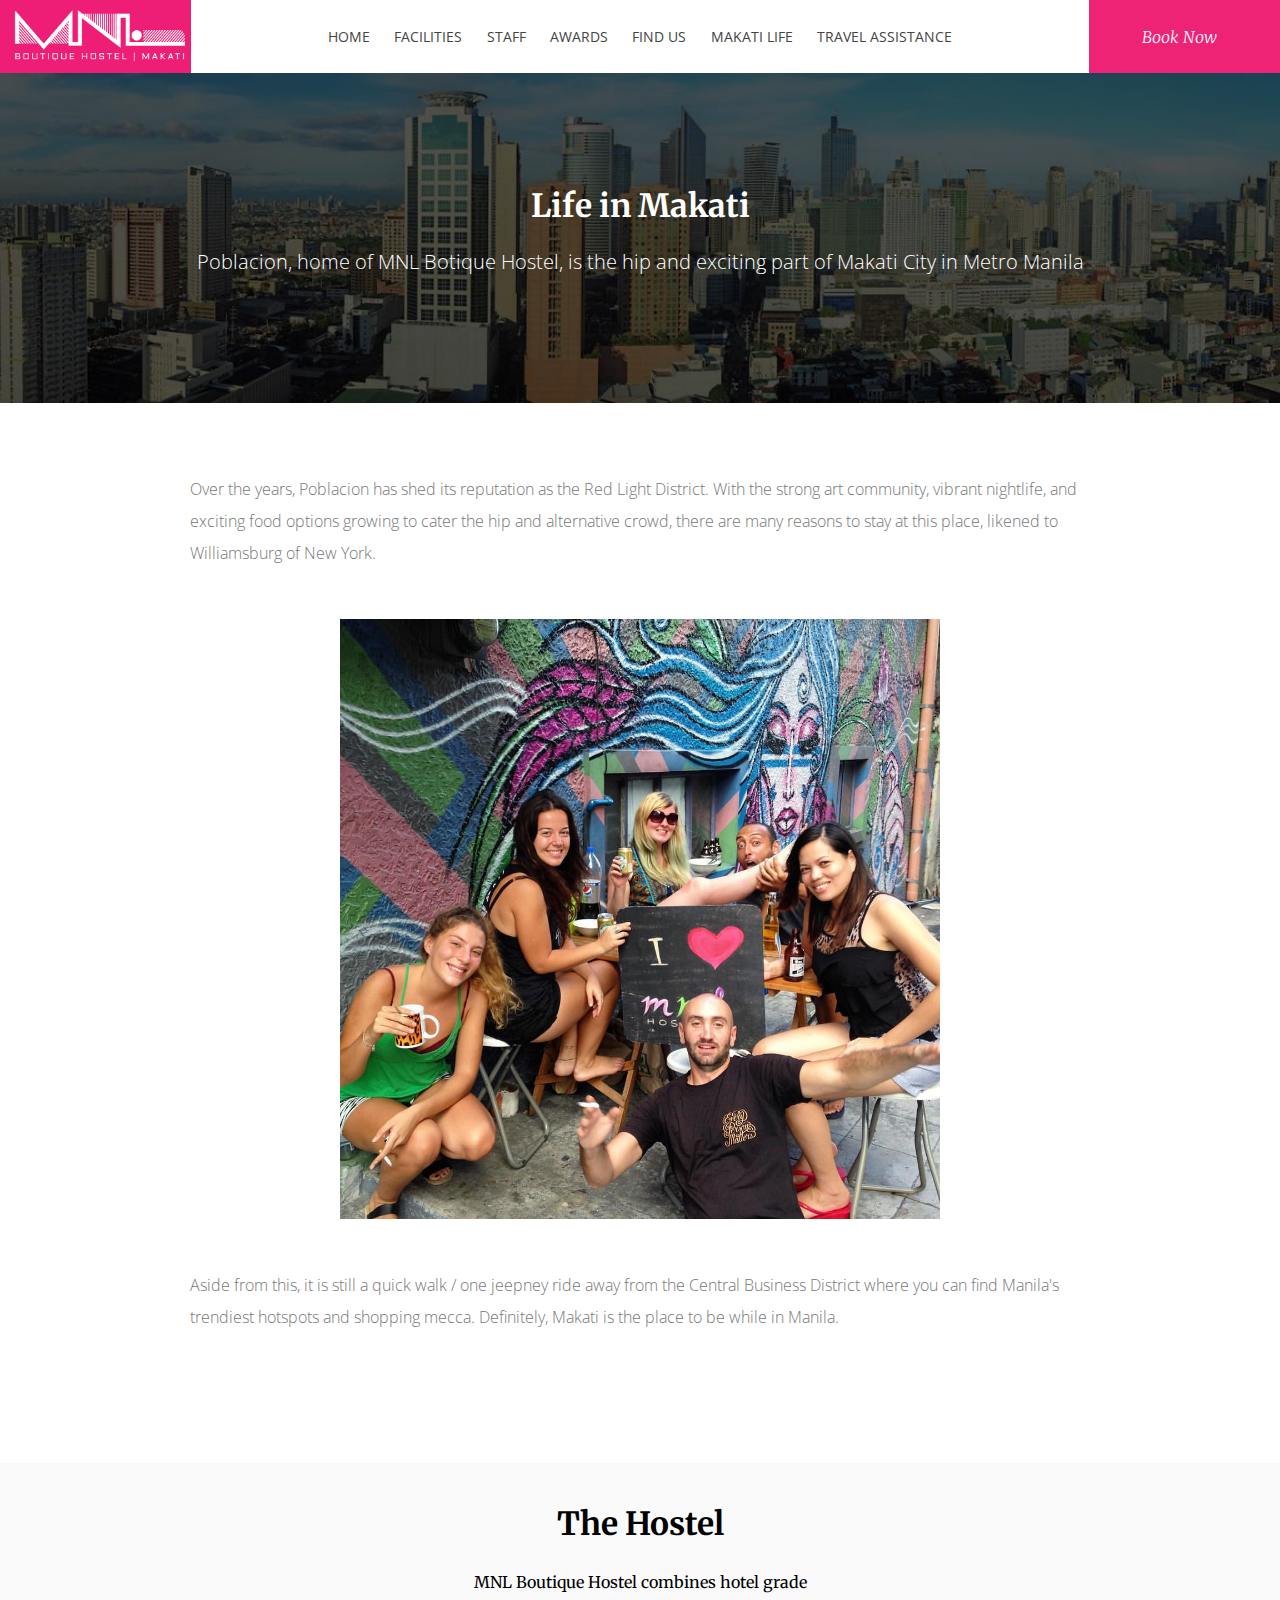
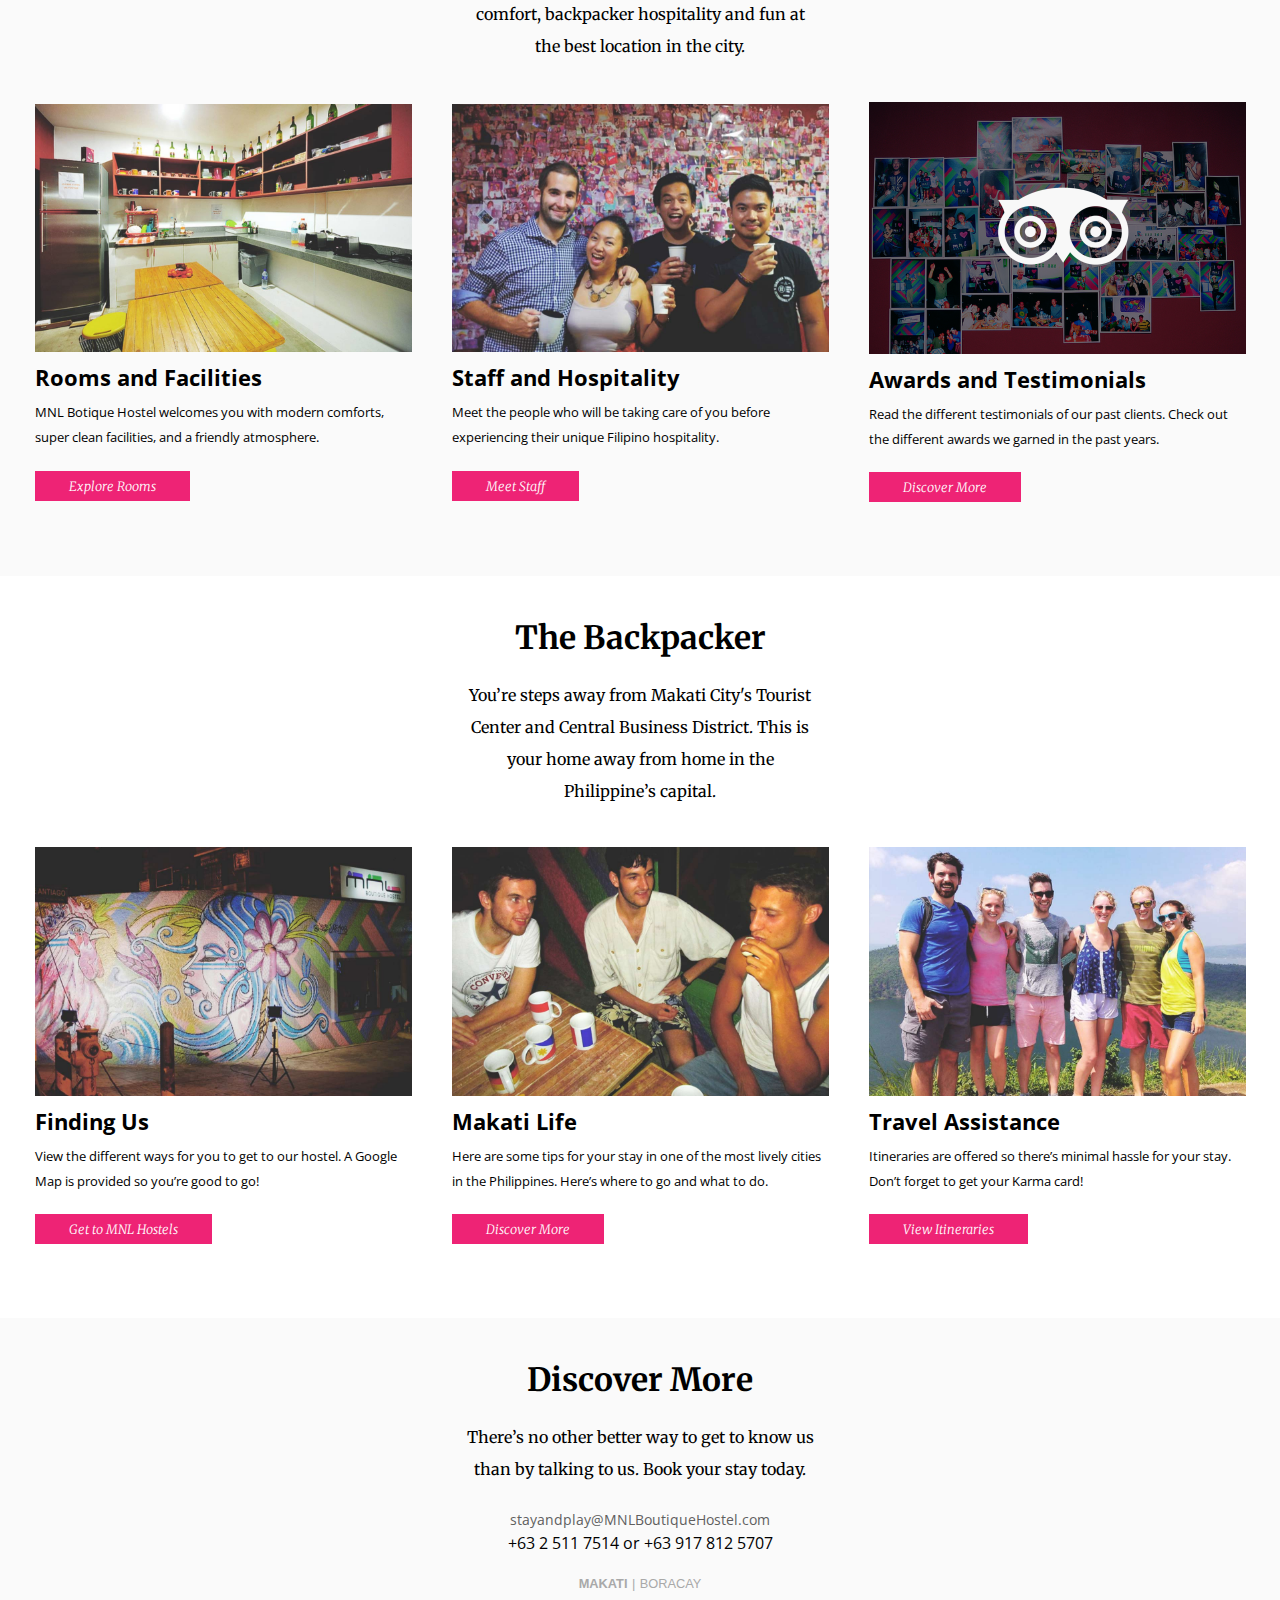
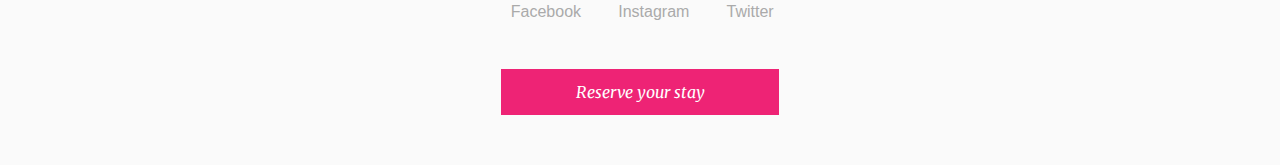
<file: makatilife.html>
<!DOCTYPE html>
<html lang="en">
<head>
	<meta charset="UTF-8">
	<title>MNL Boutique Hostels</title>
	<meta name="viewport" content="width=device-width, initial-scale=1, maximum-scale=1">
	<link rel="stylesheet" href="css/normalize.css">
	<link rel="stylesheet" href="css/main.css">
	<link rel="stylesheet" href="http://code.ionicframework.com/ionicons/2.0.1/css/ionicons.min.css">
	<link href='https://fonts.googleapis.com/css?family=Open+Sans:400,700|Merriweather:400,300italic,400italic,700' rel='stylesheet' type='text/css'>
</head>
<body>
	<nav class="main-navigation">
		<a href="index.html"><div class="logo-makati"></div></a>
		<ul class="navgroup">
			<li class="navgroup-items"><a href="index.html" class="navgroup-links">HOME</a></li>
			<li class="navgroup-items"><a href="facilities.html" class="navgroup-links" data-hover="FACILITIES">FACILITIES</a></li>
			<li class="navgroup-items"><a href="staff.html" class="navgroup-links">STAFF</a></li>
			<li class="navgroup-items"><a href="awards.html" class="navgroup-links">AWARDS</a></li>
			<li class="navgroup-items"><a href="findus.html" class="navgroup-links">FIND US</a></li>
			<li class="navgroup-items"><a href="makatilife.html" class="navgroup-links">MAKATI LIFE</a></li>
			<li class="navgroup-items"><a href="travelassistance.html" class="navgroup-links">TRAVEL ASSISTANCE</a></li>
			
		</ul>
		<a href="#" class="btn -main"><em>Book Now</em><i class="ion-ios-arrow-right"></i></a>
		
	</nav>
	<section class="makati-hero">
		<div class="wrapper">
		<h1 class="heading-staff -white">Life in Makati</h1>
		<h2 class="subheading-staff -white" align="center">Poblacion, home of MNL Botique Hostel, is the hip and exciting part of Makati City in Metro Manila</h2>
		
	</div>
	</section>

	<section class="ourStaff">
		<p class="p-staff-below">Over the years, Poblacion has shed its reputation as the Red Light District. With the strong art community, vibrant nightlife, and exciting food options growing to cater the hip and alternative crowd, there are many reasons to stay at this place, likened to Williamsburg of New York.</p>

		<img src="assets/lyf.jpg" class="karma">	

		<p class="p-staff-below">Aside from this, it is still a quick walk / one jeepney ride away from the Central Business District where you can find Manila's trendiest hotspots and shopping mecca. Definitely, Makati is the place to be while in Manila.</p>		
		<center>
		


</center>
	</section>
		<section class="thehostel -grey">
		<h1 class="heading">The Hostel</h1>
		<p class="subheading -desc">MNL Boutique Hostel combines hotel grade comfort, backpacker hospitality and fun at the best location in the city.</p>

		<div class="wrapper-column">

			<div class="column3">
				<img src="assets/pic1.jpg" alt="">
				<h1 class="item-heading">Rooms and Facilities</h1>
				<p class="item-description">MNL Botique Hostel welcomes you with modern comforts, super clean facilities, and a friendly atmosphere.</p>
				<a href="facilities.html" class="btn -itema"><em>Explore Rooms</em></a>
			</div>

			<div class="column3">
				<img src="assets/pic2.jpg" alt="">
				<h1 class="item-heading">Staff and Hospitality</h1>
				<p class="item-description">Meet the people who will be taking care of you before experiencing their unique Filipino hospitality.</p>
				<a href="staff.html" class="btn -itema"><em>Meet Staff</em></a>
			</div>

			<div class="column3">
				<img src="assets/pic3.png" alt="">
				<h1 class="item-heading">Awards and Testimonials</h1>
				<p class="item-description">Read the different testimonials of our past clients. Check out the different awards we garned in the past years.</p>
				<a href="awards.html" class="btn -itema"><em>Discover More</em></a>
			</div>


		</div>
	</section>
	<section class="thebackpacker">
		<h1 class="heading ">The Backpacker</h1>
		<p class="subheading -desc">You’re steps away from Makati City's Tourist Center and Central Business District. This is your home away from home in the Philippine’s capital.
		</p>

		<div class="wrapper-column">

			<div class="column3">
				<img src="assets/pic4.jpg" alt="">
				<h1 class="item-heading">Finding Us</h1>
				<p class="item-description">View the different ways for you to get to our hostel. A Google Map is provided so you’re good to go!</p>
				<a href="findus.html" class="btn -itema "><em>Get to MNL Hostels</em></a>
			</div>

			<div class="column3">
				<img src="assets/pic5.jpg" alt="">
				<h1 class="item-heading">Makati Life</h1>
				<p class="item-description">Here are some tips for your stay in one of the most lively cities in the Philippines. Here’s where to go and what to do.</p>
				<a href="makatilife.html" class="btn -itema"><em>Discover More</em></a>
			</div>

			<div class="column3">
				<img src="assets/pic6.jpg" alt="">
				<h1 class="item-heading">Travel Assistance</h1>
				<p class="item-description">Itineraries are offered so there’s minimal hassle for your stay. Don’t forget to get your Karma card!</p>
				<a href="travelassistance.html" class="btn -itema "><em>View Itineraries</em></a>
			</div>


		</div>

	</section>


	<section class="talktous -grey">
		<h1 class="heading">Discover More</h1>
		<p class="subheading -desc -emfix">There’s no other better way to get to know us than by talking to us. Book your stay today.
		</p>


		<p class="email">stayandplay@MNLBoutiqueHostel.com​​​</p>
		<p class="number">+63 2 511 7514﻿ or +63 917 812 5707</p>

		<ul class="website">
		<li>
			<a href="#" class="-active">MAKATI</a>
		</li>
		<li><p>|</p></li>
		<li><a href="#">BORACAY</a></li>
		</ul>


		<ul class="social-media">
			<li><a href="https://www.facebook.com/MNLBoutiqueHostel" class="ion-social-facebook">&nbsp;Facebook</a></li>
			<li><a href="https://twitter.com/MNLHostels" class="ion-social-instagram">&nbsp;Instagram</a></li>
			<li><a href="https://www.instagram.com/mnlhostels/" class="ion-social-twitter">&nbsp;Twitter</a></li>

		</ul>

		</div>

		

		<div class="-center"><a href="booknow.html" class="btn -herob"><em>Reserve your stay</em></a></div>
	</section>

	

</body>
</html>
</file>
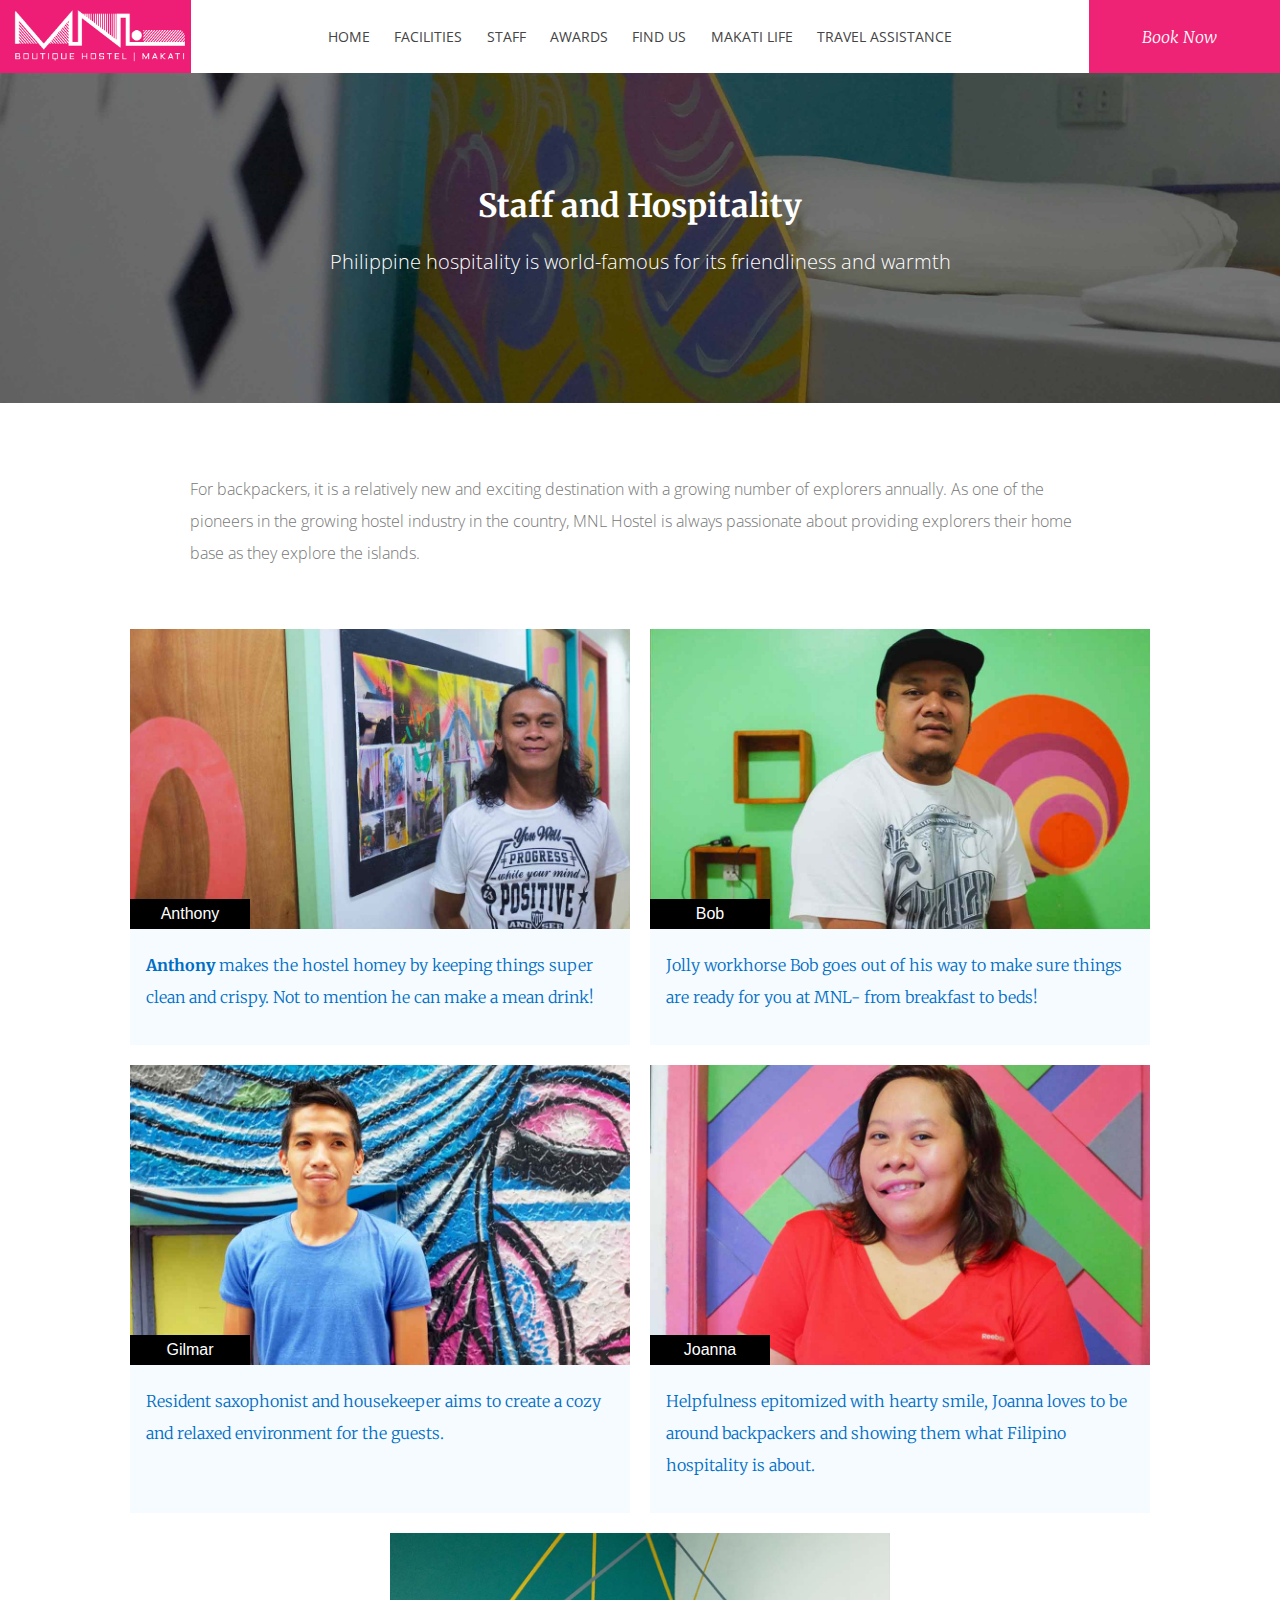
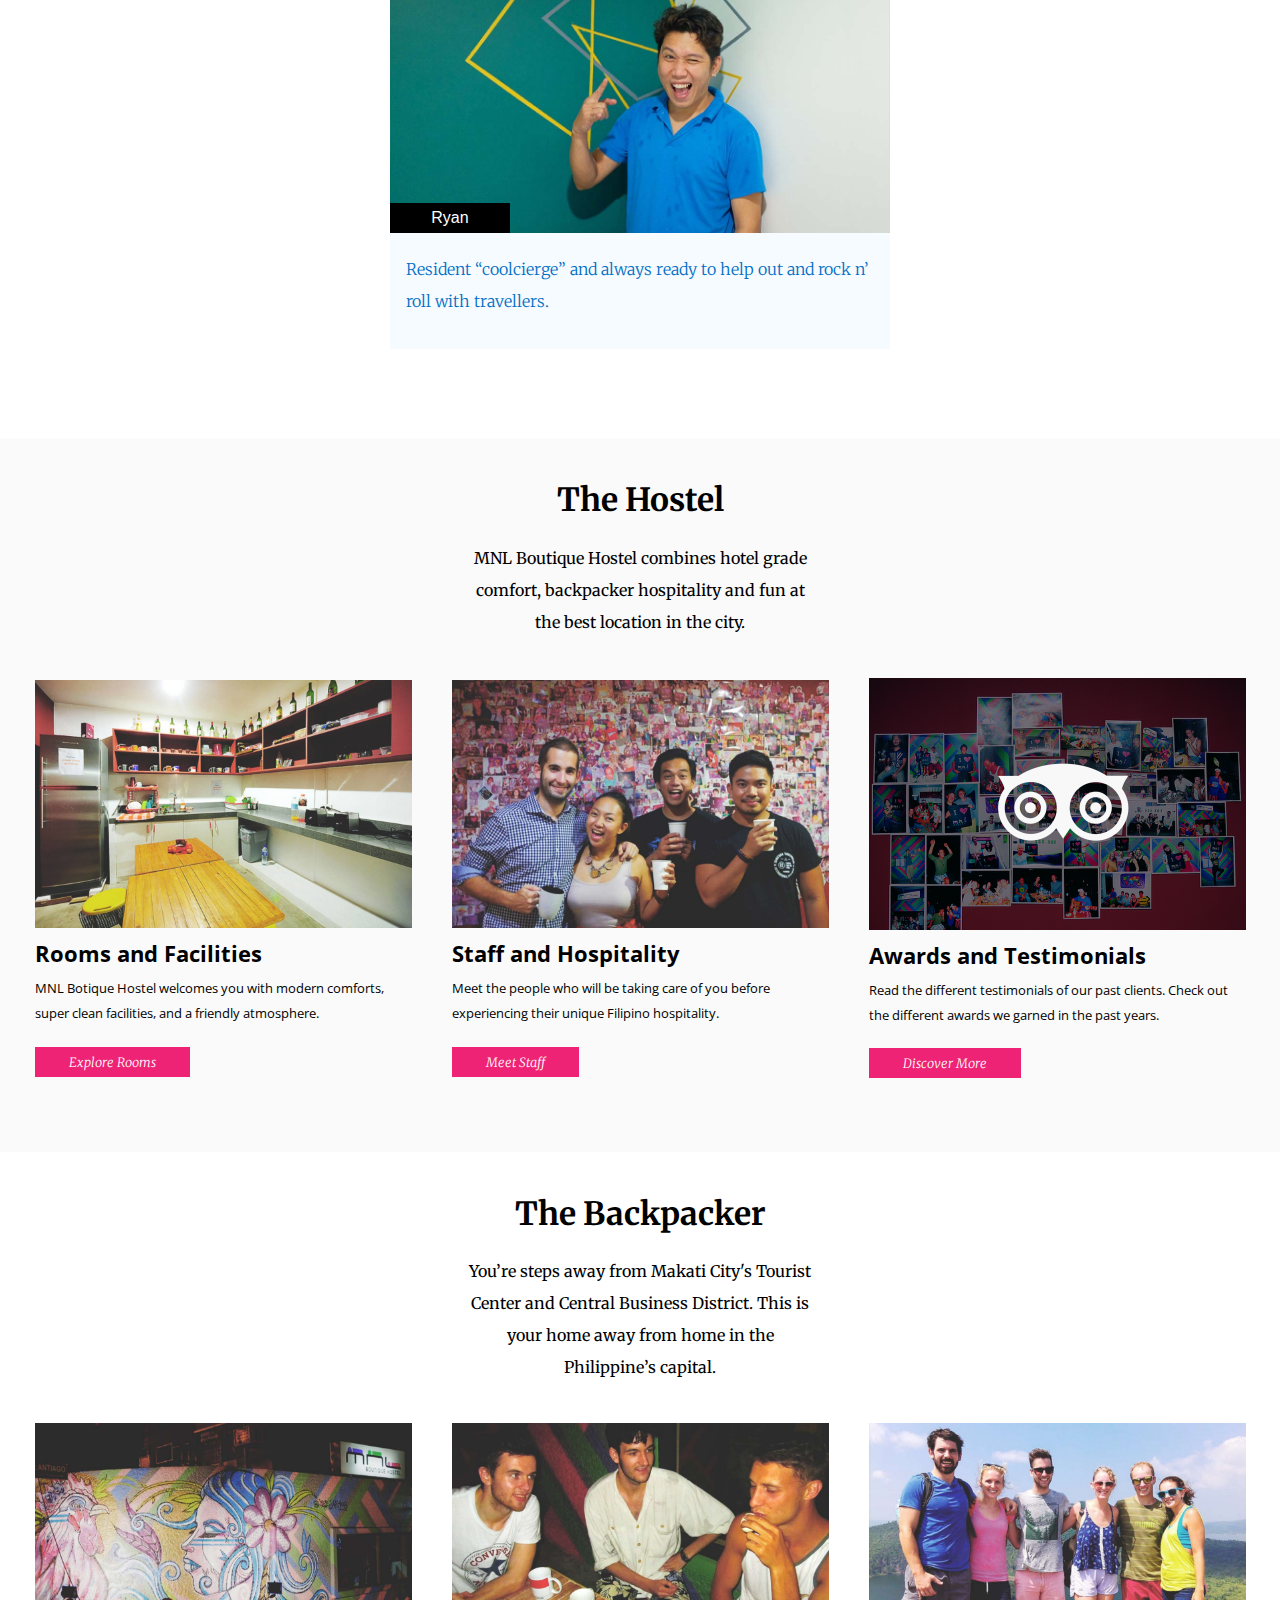
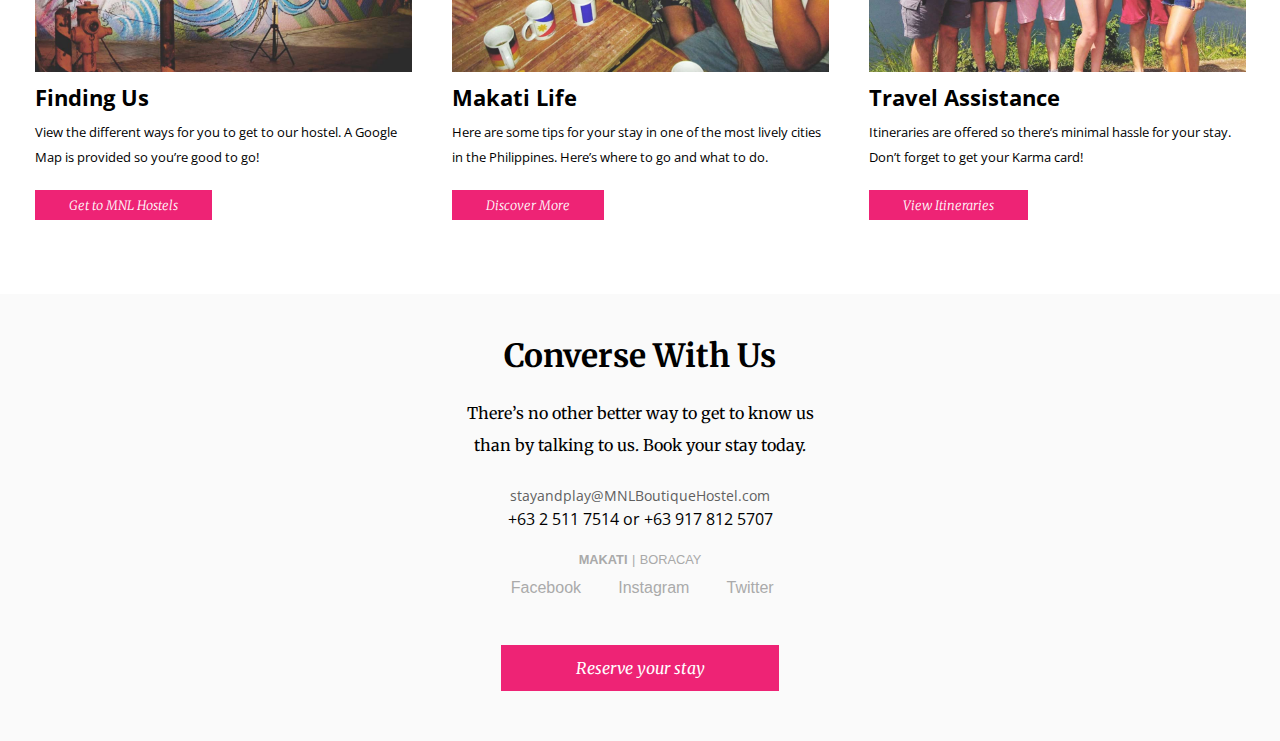
<file: staff.html>
<!DOCTYPE html>
<html lang="en">
<head>
	<meta charset="UTF-8">
	<title>MNL Boutique Hostels</title>
	<meta name="viewport" content="width=device-width, initial-scale=1, maximum-scale=1">
	<link rel="stylesheet" href="css/normalize.css">
	<link rel="stylesheet" href="css/main.css">
	<link rel="stylesheet" href="http://code.ionicframework.com/ionicons/2.0.1/css/ionicons.min.css">
	<link href='https://fonts.googleapis.com/css?family=Open+Sans:400,700|Merriweather:400,300italic,400italic,700' rel='stylesheet' type='text/css'>
</head>
<body>
	<nav class="main-navigation">
		<a href="index.html"><div class="logo-makati"></div></a>
		<ul class="navgroup">
			<li class="navgroup-items"><a href="index.html" class="navgroup-links">HOME</a></li>
			<li class="navgroup-items"><a href="facilities.html" class="navgroup-links" data-hover="FACILITIES">FACILITIES</a></li>
			<li class="navgroup-items"><a href="staff.html" class="navgroup-links">STAFF</a></li>
			<li class="navgroup-items"><a href="awards.html" class="navgroup-links">AWARDS</a></li>
			<li class="navgroup-items"><a href="findus.html" class="navgroup-links">FIND US</a></li>
			<li class="navgroup-items"><a href="makatilife.html" class="navgroup-links">MAKATI LIFE</a></li>
			<li class="navgroup-items"><a href="travelassistance.html" class="navgroup-links">TRAVEL ASSISTANCE</a></li>
		
		</ul>
		<a href="booknow.html" class="btn -main"><em>Book Now</em><i class="ion-ios-arrow-right"></i></a>
		
	</nav>
	<section class="staff-hero">
		<div class="wrapper">
		<h1 class="heading-staff -white">Staff and Hospitality</h1>
		<h2 class="subheading-staff -white" align="center">Philippine hospitality is world-famous for its friendliness and warmth</h2>
		
	</div>
	</section>

	<section class="ourStaff">
		<p class="p-staff-below">For backpackers, it is a relatively new and exciting destination with a growing number of explorers annually. As one of the pioneers in the growing hostel industry in the country, MNL Hostel is always passionate about providing explorers their home base as they explore the islands.</p>

		<div class="two-by-two">
			<div class="staff-container">
				<div class="staffbox anthony">
					<div class="nameLabel">Anthony</div>
				</div>
				<p><strong>Anthony</strong> makes the hostel homey by keeping things super clean and crispy. Not to mention he can make a mean drink!</p>
			</div>


			<div class="staff-container">
				<div class="staffbox bob">
				<div class="nameLabel">Bob</div>
				</div>
			<p>Jolly workhorse Bob goes out of his way to make sure things are ready for you at MNL- from breakfast to beds!</p>
			</div>
			<div class="staff-container">
				<div class="staffbox gilmar">
				<div class="nameLabel">Gilmar</div>
				
			</div>
			<p>Resident saxophonist and housekeeper aims to create a cozy and relaxed environment for the guests.</p>
			</div>
			<div class="staff-container">
				<div class="staffbox joanna">
				<div class="nameLabel">Joanna</div>
				
			</div>
			<p>Helpfulness epitomized with hearty smile, Joanna loves to be around backpackers and showing them what Filipino hospitality is about.</p>
			</div>
			<div class="staff-container">
				<div class="staffbox ryan">
				<div class="nameLabel">Ryan</div>
				
			</div>
			<p>Resident “coolcierge” and always ready to help out and rock n’ roll with travellers.</p>
			</div>
			
			
			
			
		</div>



	</section>

	<section class="thehostel -grey">
		<h1 class="heading">The Hostel</h1>
		<p class="subheading -desc">MNL Boutique Hostel combines hotel grade comfort, backpacker hospitality and fun at the best location in the city.</p>

		<div class="wrapper-column">

			<div class="column3">
				<img src="assets/pic1.jpg" alt="">
				<h1 class="item-heading">Rooms and Facilities</h1>
				<p class="item-description">MNL Botique Hostel welcomes you with modern comforts, super clean facilities, and a friendly atmosphere.</p>
				<a href="facilities.html" class="btn -itema"><em>Explore Rooms</em></a>
			</div>

			<div class="column3">
				<img src="assets/pic2.jpg" alt="">
				<h1 class="item-heading">Staff and Hospitality</h1>
				<p class="item-description">Meet the people who will be taking care of you before experiencing their unique Filipino hospitality.</p>
				<a href="staff.html" class="btn -itema"><em>Meet Staff</em></a>
			</div>

			<div class="column3">
				<img src="assets/pic3.png" alt="">
				<h1 class="item-heading">Awards and Testimonials</h1>
				<p class="item-description">Read the different testimonials of our past clients. Check out the different awards we garned in the past years.</p>
				<a href="awards.html" class="btn -itema"><em>Discover More</em></a>
			</div>


		</div>
	</section>
	<section class="thebackpacker">
		<h1 class="heading ">The Backpacker</h1>
		<p class="subheading -desc">You’re steps away from Makati City's Tourist Center and Central Business District. This is your home away from home in the Philippine’s capital.
		</p>

		<div class="wrapper-column">

			<div class="column3">
				<img src="assets/pic4.jpg" alt="">
				<h1 class="item-heading">Finding Us</h1>
				<p class="item-description">View the different ways for you to get to our hostel. A Google Map is provided so you’re good to go!</p>
				<a href="findus.html" class="btn -itema "><em>Get to MNL Hostels</em></a>
			</div>

			<div class="column3">
				<img src="assets/pic5.jpg" alt="">
				<h1 class="item-heading">Makati Life</h1>
				<p class="item-description">Here are some tips for your stay in one of the most lively cities in the Philippines. Here’s where to go and what to do.</p>
				<a href="makatilife.html" class="btn -itema"><em>Discover More</em></a>
			</div>

			<div class="column3">
				<img src="assets/pic6.jpg" alt="">
				<h1 class="item-heading">Travel Assistance</h1>
				<p class="item-description">Itineraries are offered so there’s minimal hassle for your stay. Don’t forget to get your Karma card!</p>
				<a href="travelassistance.html" class="btn -itema "><em>View Itineraries</em></a>
			</div>


		</div>

	</section>

	<section class="talktous -grey">
		<h1 class="heading">Converse With Us</h1>
		<p class="subheading -desc -emfix">There’s no other better way to get to know us than by talking to us. Book your stay today.
		</p>


		<p class="email">stayandplay@MNLBoutiqueHostel.com​​​</p>
		<p class="number">+63 2 511 7514﻿ or +63 917 812 5707</p>

		<ul class="website">
		<li>
			<a href="#" class="-active">MAKATI</a>
		</li>
		<li><p>|</p></li>
		<li><a href="#">BORACAY</a></li>
		</ul>


		<ul class="social-media">
			<li><a href="https://www.facebook.com/MNLBoutiqueHostel" class="ion-social-facebook">&nbsp;Facebook</a></li>
			<li><a href="https://twitter.com/MNLHostels" class="ion-social-instagram">&nbsp;Instagram</a></li>
			<li><a href="https://www.instagram.com/mnlhostels/" class="ion-social-twitter">&nbsp;Twitter</a></li>

		</ul>

		</div>

		

		<div class="-center"><a href="booknow.html" class="btn -herob"><em>Reserve your stay</em></a></div>
	</section>
	
	

</body>
</html>
</file>
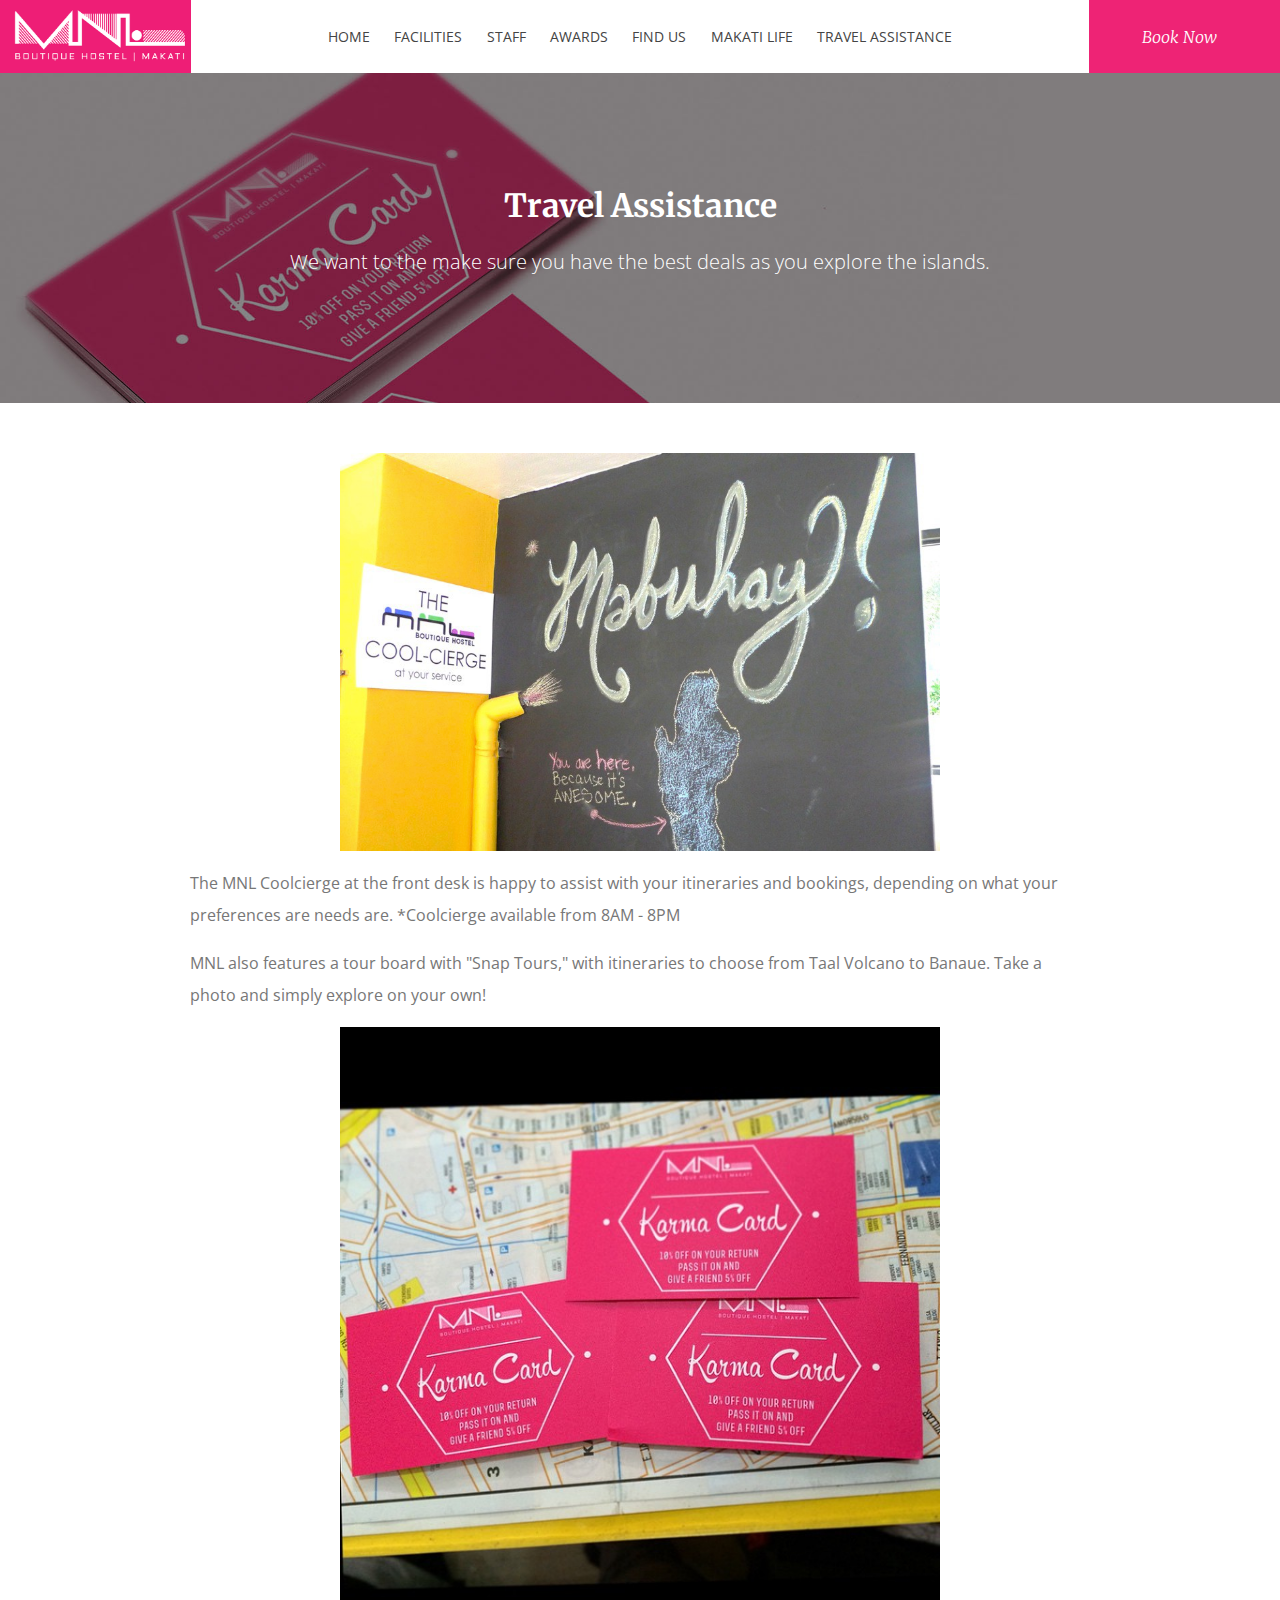
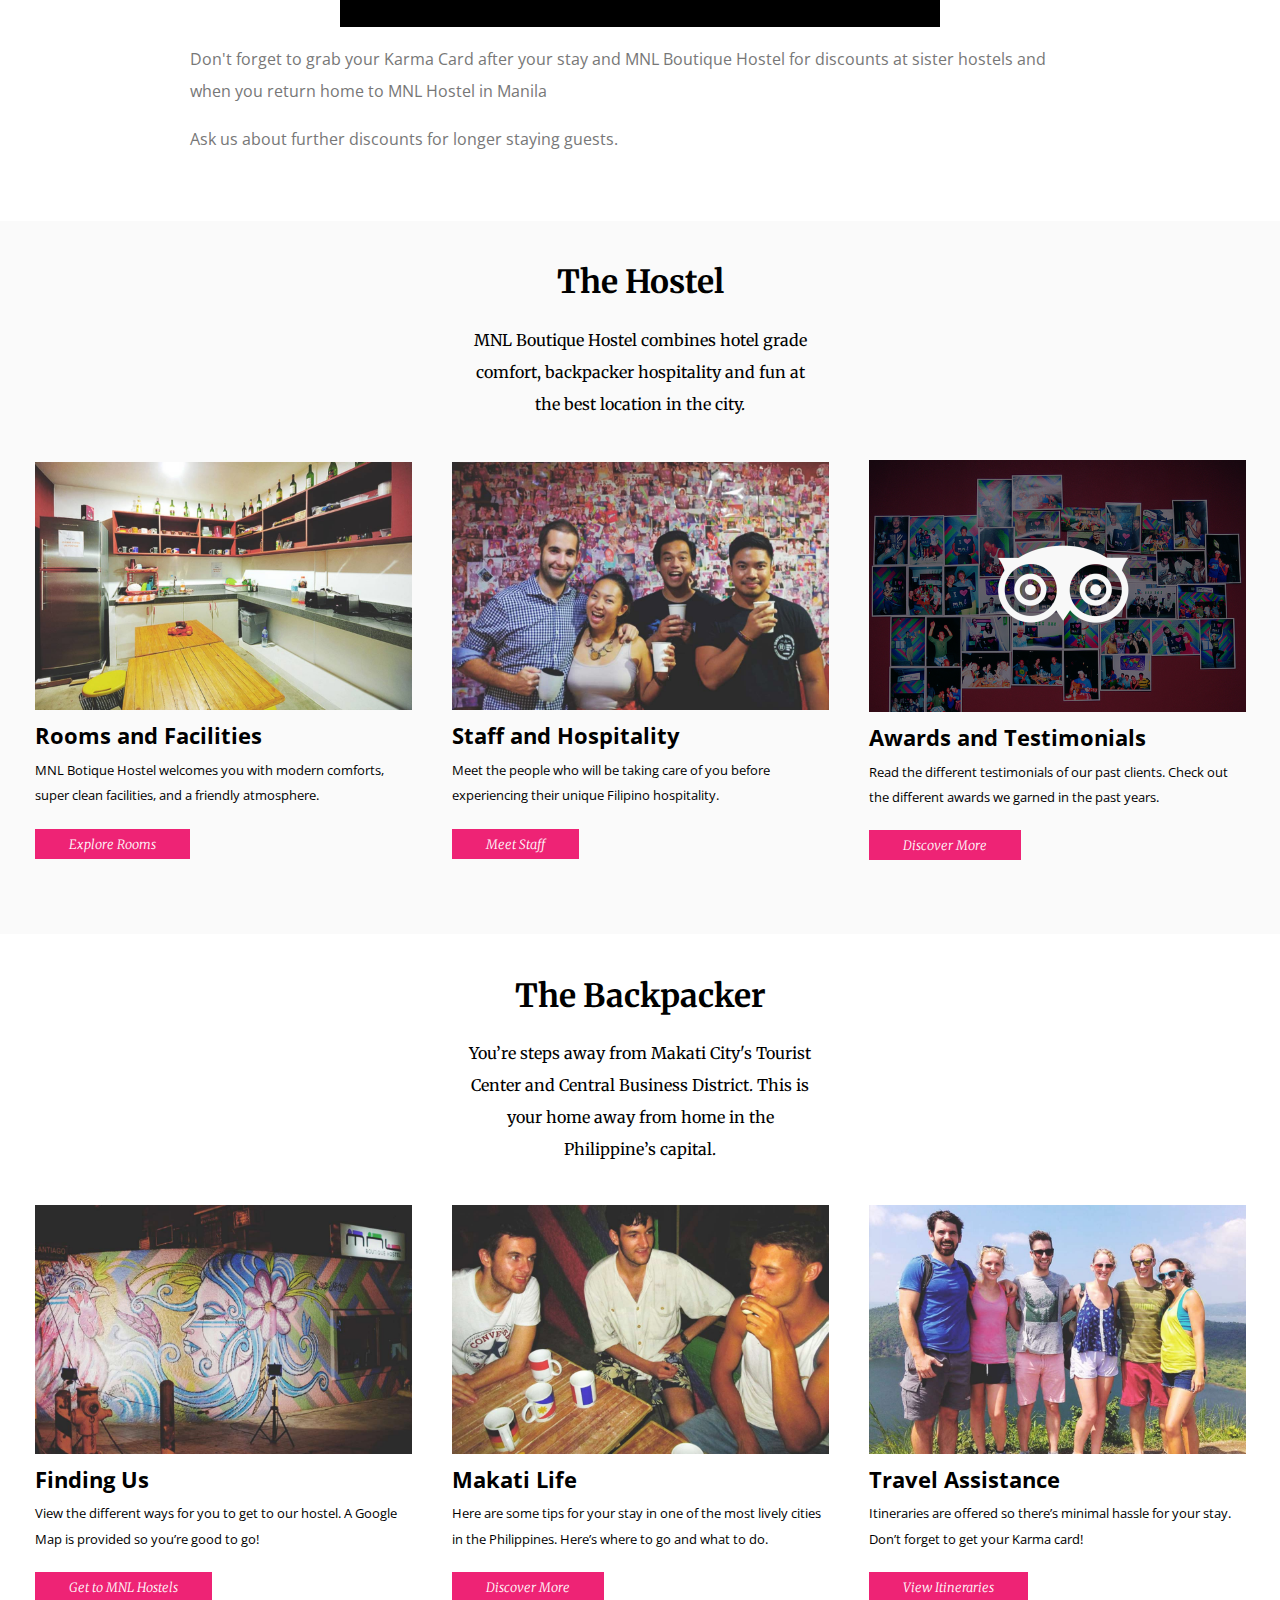
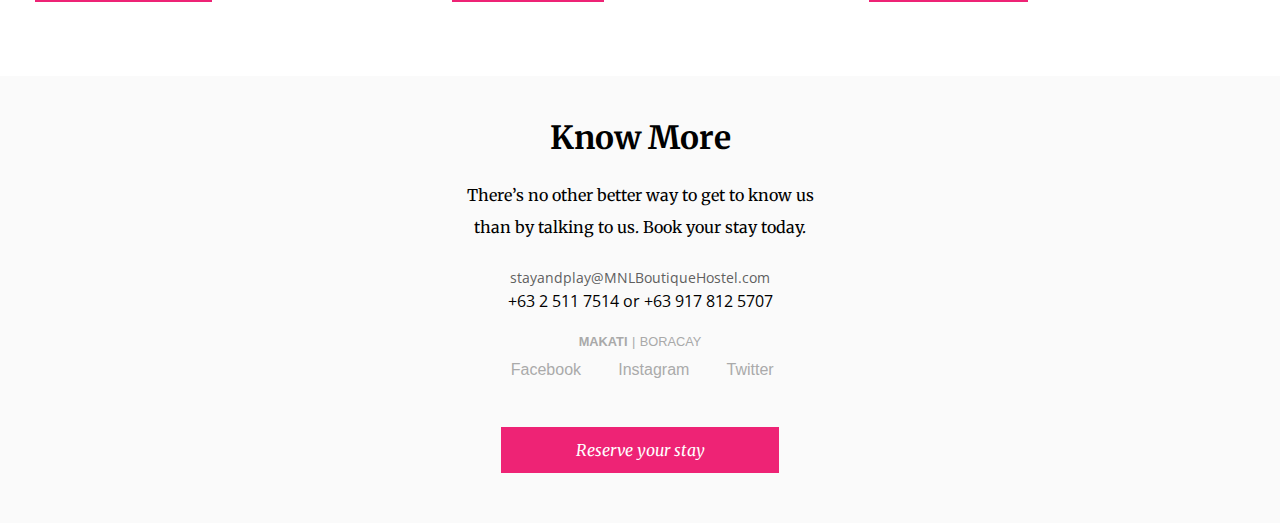
<file: travelassistance.html>
<!DOCTYPE html>
<html lang="en">
<head>
	<meta charset="UTF-8">
	<title>MNL Boutique Hostels</title>
	<meta name="viewport" content="width=device-width, initial-scale=1, maximum-scale=1">
	<link rel="stylesheet" href="css/animate.css">
	<link rel="stylesheet" href="css/normalize.css">
	<link rel="stylesheet" href="css/main.css">
	<link rel="stylesheet" href="http://code.ionicframework.com/ionicons/2.0.1/css/ionicons.min.css">
	<link href='https://fonts.googleapis.com/css?family=Open+Sans:400,700|Merriweather:400,300italic,400italic,700' rel='stylesheet' type='text/css'>

</head>
<body>
	<nav class="main-navigation">
		<a href="index.html"><div class="logo-makati"></div></a>
		<ul class="navgroup">
			<li class="navgroup-items"><a href="index.html" class="navgroup-links">HOME</a></li>
			<li class="navgroup-items"><a href="facilities.html" class="navgroup-links" data-hover="FACILITIES">FACILITIES</a></li>
			<li class="navgroup-items"><a href="staff.html" class="navgroup-links">STAFF</a></li>
			<li class="navgroup-items"><a href="awards.html" class="navgroup-links">AWARDS</a></li>
			<li class="navgroup-items"><a href="findus.html" class="navgroup-links">FIND US</a></li>
			<li class="navgroup-items"><a href="makatilife.html" class="navgroup-links">MAKATI LIFE</a></li>
			<li class="navgroup-items"><a href="travelassistance.html" class="navgroup-links">TRAVEL ASSISTANCE</a></li>
	
		</ul>
		<a href="booknow.html" class="btn -main"><em>Book Now</em><i class="ion-ios-arrow-right"></i></a>
		
	</nav>


	<div>
	</div>

	<section class="travel-hero">
		<div class="wrapper">
		<h1 class="heading-staff -white">Travel Assistance</h1>
		<h2 class="subheading-staff -white" align="center">We want to the make sure you have the best deals as you explore the islands.</h2>
		
	</div>
	</section>
	<section class="travel-assistance">


<div class="p-staff-below">
<img class="karma" src="assets/travel/2.jpg" alt="">
<p>The MNL Coolcierge at the front desk is happy to assist with your itineraries and bookings, depending on what your preferences are needs are. 
*Coolcierge available from 8AM - 8PM </p>
<p>MNL also features a tour board with "Snap Tours," with itineraries to choose from Taal Volcano to Banaue. Take a photo and simply explore on your own!</p>
<img class="karma" src="assets/travel/1.jpg" alt="">
<p>Don't forget to grab your Karma Card after your stay and MNL Boutique Hostel for discounts at sister hostels and when you return home to MNL Hostel in Manila </p>

<p>Ask us about further discounts for longer staying guests.</p>







</section>
</div>

	<section class="thehostel -grey">
		<h1 class="heading">The Hostel</h1>
		<p class="subheading -desc">MNL Boutique Hostel combines hotel grade comfort, backpacker hospitality and fun at the best location in the city.</p>

		<div class="wrapper-column">

			<div class="column3">
				<img src="assets/pic1.jpg" alt="">
				<h1 class="item-heading">Rooms and Facilities</h1>
				<p class="item-description">MNL Botique Hostel welcomes you with modern comforts, super clean facilities, and a friendly atmosphere.</p>
				<a href="facilities.html" class="btn -itema"><em>Explore Rooms</em></a>
			</div>

			<div class="column3">
				<img src="assets/pic2.jpg" alt="">
				<h1 class="item-heading">Staff and Hospitality</h1>
				<p class="item-description">Meet the people who will be taking care of you before experiencing their unique Filipino hospitality.</p>
				<a href="staff.html" class="btn -itema"><em>Meet Staff</em></a>
			</div>

			<div class="column3">
				<img src="assets/pic3.png" alt="">
				<h1 class="item-heading">Awards and Testimonials</h1>
				<p class="item-description">Read the different testimonials of our past clients. Check out the different awards we garned in the past years.</p>
				<a href="awards.html" class="btn -itema"><em>Discover More</em></a>
			</div>


		</div>
	</section>
	<section class="thebackpacker">
		<h1 class="heading ">The Backpacker</h1>
		<p class="subheading -desc">You’re steps away from Makati City's Tourist Center and Central Business District. This is your home away from home in the Philippine’s capital.
		</p>

		<div class="wrapper-column">

			<div class="column3">
				<img src="assets/pic4.jpg" alt="">
				<h1 class="item-heading">Finding Us</h1>
				<p class="item-description">View the different ways for you to get to our hostel. A Google Map is provided so you’re good to go!</p>
				<a href="findus.html" class="btn -itema "><em>Get to MNL Hostels</em></a>
			</div>

			<div class="column3">
				<img src="assets/pic5.jpg" alt="">
				<h1 class="item-heading">Makati Life</h1>
				<p class="item-description">Here are some tips for your stay in one of the most lively cities in the Philippines. Here’s where to go and what to do.</p>
				<a href="makatilife.html" class="btn -itema"><em>Discover More</em></a>
			</div>

			<div class="column3">
				<img src="assets/pic6.jpg" alt="">
				<h1 class="item-heading">Travel Assistance</h1>
				<p class="item-description">Itineraries are offered so there’s minimal hassle for your stay. Don’t forget to get your Karma card!</p>
				<a href="travelassistance.html" class="btn -itema "><em>View Itineraries</em></a>
			</div>


		</div>

	</section>

	<section class="talktous -grey">
		<h1 class="heading">Know More</h1>
		<p class="subheading -desc -emfix">There’s no other better way to get to know us than by talking to us. Book your stay today.
		</p>


		<p class="email">stayandplay@MNLBoutiqueHostel.com​​​</p>
		<p class="number">+63 2 511 7514﻿ or +63 917 812 5707</p>

		<ul class="website">
		<li>
			<a href="#" class="-active">MAKATI</a>
		</li>
		<li><p>|</p></li>
		<li><a href="#">BORACAY</a></li>
		</ul>


		<ul class="social-media">
			<li><a href="https://www.facebook.com/MNLBoutiqueHostel" class="ion-social-facebook">&nbsp;Facebook</a></li>
			<li><a href="https://twitter.com/MNLHostels" class="ion-social-instagram">&nbsp;Instagram</a></li>
			<li><a href="https://www.instagram.com/mnlhostels/" class="ion-social-twitter">&nbsp;Twitter</a></li>

		</ul>

		</div>

		

		<div class="-center"><a href="booknow.html" class="btn -herob"><em>Reserve your stay</em></a></div>
	</section>

	

</body>
</html>
</file>
<file: css/main.css>
* {
  text-rendering: optimizeLegibility;
  -webkit-font-smoothing: antialiased;
  -moz-osx-font-smoothing: grayscale; }

body {
  margin: 0px;
  padding: 0px;
  font-size: 16px; }

/*Variables*/
/*Navigation*/
.main-navigation {
  height: 73px;
  display: flex;
  align-items: center;
  justify-content: space-between; }

.landingPage {
  text-align: center;
  /* big buttons, no circle */
  /* arrow color */ }
  .landingPage .carousel {
    min-height: 200px; }
    .landingPage .carousel .carousel-cell {
      min-height: 200px; }
    .landingPage .carousel .makati {
      background-image: url(../assets/landing/makati.jpg);
      background-size: cover; }
    .landingPage .carousel .makati01 {
      background-image: url(../assets/landing/makati01.jpg);
      background-size: cover; }
    .landingPage .carousel .makati02 {
      background-image: url(../assets/landing/makati02.jpg);
      background-size: cover; }
    .landingPage .carousel .bora {
      background-image: url(../assets/landing/bora.jpg);
      background-size: cover; }
    .landingPage .carousel .bora01 {
      background-image: url(../assets/landing/bora01.jpg);
      background-size: cover; }
    .landingPage .carousel .bora02 {
      background-image: url(../assets/landing/bora02.jpg);
      background-size: cover; }
  .landingPage .flickity-prev-next-button {
    width: 50px;
    height: 50px;
    background: transparent; }
  .landingPage .flickity-prev-next-button:hover {
    background: transparent; }
  .landingPage .flickity-prev-next-button .arrow {
    fill: white; }
  .landingPage .flickity-prev-next-button.no-svg {
    color: white; }
  .landingPage .flickity-page-dots {
    bottom: 30px; }
    .landingPage .flickity-page-dots .dot {
      background-color: white; }
  .landingPage .column2 {
    display: inline-block;
    border: solid 1px rgba(0, 0, 0, 0.1);
    max-width: 350px;
    margin: 10px; }
  .landingPage .or {
    display: inline-block;
    margin: 30px; }
  .landingPage .boracaybg {
    background: #F9B213; }
    .landingPage .boracaybg:hover {
      background: #d49405; }
  .landingPage .makatibg {
    background: #EE2375; }
    .landingPage .makatibg:hover {
      background: #ce105d; }
  .landingPage .land-button {
    display: flex;
    align-items: center;
    justify-content: center;
    color: white;
    text-decoration: none;
    width: 100%;
    text-align: center;
    height: 50px; }

.landing-navigation {
  height: 73px;
  display: flex;
  background-color: #A24176;
  align-items: center;
  justify-content: space-between; }
  .landing-navigation img {
    margin: 0px auto; }

.logo-makati {
  display: inline-block;
  width: 100%;
  max-width: 191px;
  min-width: 191px;
  background: url("../assets/logo-makati3.png");
  height: 76px;
  background-size: cover;
  background-repeat: no-repeat;
  cursor: pointer; }

.navgroup {
  display: inline-block;
  margin: 0px;
  padding: 0px; }

@media (max-width: 400px) {
  .wrapper {
    padding-top: 65px !important; } }
@media (max-width: 960px) {
  .navgroup {
    display: none; }

  .-desc {
    padding: 15px; }

  .heading-hero {
    padding: 15px; }

  .item-heading {
    line-height: 1.2em !important; }

  .heading-hero {
    margin-top: 0px; }

  .main-navigation {
    background-color: #EE2375; }

  .hero-buttons {
    display: flex !important;
    flex-direction: column;
    align-items: center !important;
    justify-content: center;
    padding-top: 0px !important; } }
.navgroup-items {
  display: inline-block;
  padding: 0px 10px; }

.navgroup-links {
  text-decoration: none;
  font-family: 'Open Sans', sans-serif;
  text-transform: uppercase;
  color: #444;
  font-size: 0.9rem; }
  .navgroup-links:hover {
    color: #777777; }
  .navgroup-links:active {
    color: #EE2375 !important; }
  .navgroup-links:focus {
    color: #EE2375; }

/*Typography*/
.heading-hero {
  font-family: 'Open Sans';
  font-size: 2.3rem;
  font-weight: 700;
  text-align: center;
  line-height: 1.2em; }

.heading {
  text-align: center;
  font-family: 'Merriweather', serif;
  font-weight: bold;
  font-size: 2rem; }

.item-heading {
  font-family: 'Open Sans', sans-serif;
  font-size: 1.4rem;
  font-weight: bold;
  line-height: 0.61em; }

.item-description {
  font-family: 'Open Sans', sans-serif;
  font-size: 0.8rem;
  line-height: 2em;
  padding-bottom: 1em; }

.subheading {
  text-align: center;
  font-family: 'Merriweather', serif;
  font-weight: 400;
  font-size: 1rem;
  line-height: 2em; }

.-roomtype {
  font-size: 1.1rem !important;
  color: #9C9C9C !important;
  font-family: "Open Sans", sans-serif;
  font-weight: 300 !important; }

.-desc {
  display: block;
  margin: 0 auto;
  text-align: center;
  max-width: 350px;
  line-height: 2em; }

.-emfix {
  padding-bottom: 1em; }

.-white {
  color: white; }

.-black {
  color: #444; }

.-brand {
  color: #EE2375; }

.email {
  font-family: 'Open Sans';
  font-size: 0.9rem;
  color: #5F5F5F;
  text-align: center;
  line-height: 0.5em; }

.number {
  font-family: 'Open Sans';
  font-size: 1rem;
  color: black;
  line-height: 0.5em;
  text-align: center; }

/*Button Components*/
.btn {
  display: inline;
  text-align: center;
  background-color: #EE2375;
  font-family: 'Merriweather', sans-serif;
  color: white;
  transition: 0.2s ease-in;
  text-decoration: none; }
  .btn:hover {
    background: #ce105d; }

.-backpackera {
  background-color: transparent;
  border: 1px solid #BCBCBC;
  color: black;
  transition: 0.2s ease-in; }
  .-backpackera:hover {
    background-color: transparent;
    border-color: #EE2375; }

.-main {
  width: 100%;
  max-width: 191px;
  height: inherit;
  font-weight: 300;
  display: flex;
  justify-content: center;
  align-items: center; }

.-itema {
  padding: 7px 34px;
  font-weight: lighter;
  font-size: 0.8rem; }

.-heroa {
  width: 278px;
  height: 46px;
  background: transparent;
  border: 1px solid #C1C1C1;
  box-sizing: border-box;
  text-align: center;
  transition: 0.2s ease-in;
  display: flex;
  justify-content: center;
  align-items: center; }
  .-heroa:hover {
    border: 1px solid #EE2375;
    background-color: transparent; }

.-herob {
  width: 278px;
  height: 46px;
  background: #EE2375;
  border: 1px solid #EE2375;
  box-sizing: border-box;
  text-align: center;
  display: flex;
  justify-content: center;
  transition: 0.2s ease-in;
  align-items: center; }
  .-herob:hover {
    background: #ce105d; }

/*Hero*/
.hero {
  width: auto;
  height: 700px;
  background: url(../assets/yey.jpg) center center no-repeat;
  background-size: cover;
  /* MNLBoutiqueHostel_Guests6: */ }
  .hero .wrapper {
    padding-top: 170px;
    padding-bottom: 50px;
    width: auto;
    height: inherit;
    background-size: cover;
    box-sizing: border-box; }

/*Landing Page Stuff*/
.boracay-yellow {
  background-color: #F8A500; }

/*stuff for Staff

*/
.heading-staff {
  font-weight: bold;
  font-family: 'Merriweather', sans-serif !important;
  text-align: center; }

.makati-hero {
  min-height: 330px;
  background: url(../assets/makate.jpg) center center no-repeat;
  background-size: cover;
  /* MNLBoutiqueHostel_Guests6: */ }
  .makati-hero .wrapper {
    padding: 92px 0px !important;
    width: auto;
    height: inherit;
    background-size: cover;
    box-sizing: border-box; }

.staff-hero {
  min-height: 330px;
  background: url(../assets/staff/header.jpg) center center no-repeat;
  background-size: cover;
  /* MNLBoutiqueHostel_Guests6: */ }
  .staff-hero .wrapper {
    padding: 92px 0px !important;
    width: auto;
    height: inherit;
    background-size: cover;
    box-sizing: border-box; }

.travel-hero {
  min-height: 330px;
  background: url(../assets/travel/karma.jpg) center center no-repeat;
  background-size: cover;
  /* MNLBoutiqueHostel_Guests6: */ }
  .travel-hero .wrapper {
    padding: 92px 0px !important;
    width: auto;
    height: inherit;
    background-size: cover;
    box-sizing: border-box; }

/* stuff for facilities*/
.sub-hero {
  width: auto;
  min-height: 478px;
  background: url(../assets/facilities/HEADER.jpg) center center no-repeat;
  background-size: cover;
  /* MNLBoutiqueHostel_Guests6: */ }
  .sub-hero .wrapper {
    padding-top: 60px;
    padding-bottom: 50px;
    width: auto;
    height: inherit;
    background-size: cover;
    box-sizing: border-box; }

.heading-facilities {
  margin-top: 0px;
  font-weight: bold;
  font-family: 'Merriweather', sans-serif;
  text-align: center; }

.subheading-facilities {
  font-size: 1.3rem;
  font-family: 'Open Sans', sans-serif;
  font-weight: 300;
  text-align: left;
  font-size: 20px; }

.subheading-staff {
  font-size: 1.3rem;
  font-family: 'Open Sans', sans-serif;
  font-weight: 300;
  text-align: center;
  margin: 0px;
  font-size: 20px;
  padding: 0px 15px; }

.p-facilities {
  font-size: 1rem;
  font-family: 'Open Sans', sans-serif;
  text-align: left;
  line-height: 2em; }

.p-facilities-below {
  color: #777;
  font-size: 1rem;
  font-family: 'Open Sans', sans-serif;
  text-align: left;
  margin: auto;
  max-width: 800px;
  padding: 0px 20px;
  line-height: 2em; }

.p-staff-below {
  color: #777;
  font-size: 1rem !important;
  font-family: 'Open Sans', sans-serif;
  text-align: left;
  margin: 30px auto;
  padding: 20px;
  max-width: 900px;
  font-size: 14px;
  line-height: 2em; }

.ourRoomTypes {
  width: auto;
  padding-top: 40px;
  background-color: white;
  padding-bottom: 40px;
  font-weight: 300; }

.ourFacilities {
  width: auto;
  padding-top: 20px;
  background-color: #fafafa;
  padding-bottom: 80px;
  font-weight: 300; }

.award-gallery {
  margin: auto;
  text-align: center; }
  .award-gallery .award-item {
    display: inline-block; }

.awards-hero {
  min-height: 330px;
  background: url(../assets/testimonials/header.jpg) center center no-repeat;
  background-size: cover;
  /* MNLBoutiqueHostel_Guests6: */ }
  .awards-hero .wrapper {
    padding: 92px 0px !important;
    width: auto;
    height: inherit;
    background-size: cover;
    box-sizing: border-box; }

.ourAwards {
  width: auto;
  padding: 20px;
  padding-top: 20px;
  background-color: #fff;
  padding-bottom: 80px;
  font-weight: 300; }

.find-section {
  width: auto;
  padding-top: 20px;
  background-color: white;
  padding-bottom: 20px;
  font-weight: 300; }

.find {
  background: white;
  max-width: 980px;
  margin: auto;
  padding: 20px 30px 30px 30px; }
  .find h2 {
    font-family: 'Open Sans';
    color: #4b80a9; }
  .find p {
    line-height: 2em;
    font-family: "Merriweather", sans-serif, serif; }
  .find ol {
    margin-top: 0px;
    background: #f5fbff;
    color: #006ec5;
    font-family: "Open Sans", sans-serif;
    padding: 20px;
    padding-left: 40px !important;
    box-sizing: border-box; }
  .find ol li {
    color: black; }
  .find ul li {
    font-weight: 300;
    color: black; }

.wew {
  display: flex; }
  .wew div {
    width: 50%; }
    .wew div h2 {
      font-size: 1rem; }

.p-awards-below {
  color: #777;
  font-size: 1rem !important;
  font-family: 'Open Sans', sans-serif;
  text-align: center;
  margin: 0px auto;
  padding: 20px;
  max-width: 900px;
  font-size: 14px;
  line-height: 2em; }

.ourStaff {
  width: auto;
  padding: 20px;
  padding-top: 20px;
  background-color: #fff;
  padding-bottom: 80px;
  font-weight: 300; }

.five-grid {
  display: flex;
  justify-content: center;
  flex-wrap: wrap;
  align-items: stretch;
  max-width: 1000px;
  margin: auto;
  margin-top: 20px; }

.centerbox {
  margin: auto;
  max-width: 650px;
  width: 100%;
  padding: 0px 30px;
  box-sizing: border-box; }

.grid-item {
  display: flex;
  max-width: 180px;
  width: 100%;
  align-items: center;
  font-weight: 600;
  font-size: 0.7rem;
  text-transform: uppercase;
  margin: 10px;
  height: 30px;
  text-align: left; }
  .grid-item img {
    margin-right: 10px;
    display: inline;
    vertical-align: middle;
    display: inline-block; }
  .grid-item p {
    margin-right: 15px;
    color: #292929; }

@media (max-width: 960px) {
  .hero {
    background-image: url(../assets/yey.jpg); } }
/* big buttons, no circle */
.flickity-prev-next-button {
  width: 100px;
  height: 100px;
  background: transparent;
  top: 40%; }

.flickity-prev-next-button:hover {
  background: transparent; }

/* arrow color */
.flickity-prev-next-button .arrow {
  fill: white; }

.flickity-prev-next-button.no-svg {
  color: white; }

.flickity-page-dots {
  bottom: 30px; }
  .flickity-page-dots .dot {
    background-color: #EE2375; }

@media (max-width: 960px) {
  .flickity-prev-next-button {
    top: 95%;
    height: 20px; }

  .carousel-cell {
    padding: 30px; }

  .testimonial {
    margin: 0px !important; }

  .text {
    padding: 0px 25px; } }
.carousel-wrapper {
  background-image: url(../assets/testimonials/our-testimonials.jpg);
  background-size: cover;
  padding-bottom: 30px; }

.title-testimonial {
  padding-top: 60px;
  margin: 0px !important;
  text-align: center;
  color: #EE2375;
  font-family: "Merriweather", sans-serif;
  font-size: 32px !important; }

.carousel-cell {
  width: 100%;
  counter-increment: gallery-cell; }

.testimonial {
  margin: 0px auto;
  max-width: 900px;
  min-height: 260px;
  font-size: 18px;
  color: white;
  text-align: center; }
  .testimonial .quote {
    margin: 30px; }
  .testimonial .text {
    line-height: 1.5rem; }
  .testimonial .name {
    color: #EE2375; }

.hero-buttons {
  display: flex;
  justify-content: center;
  align-items: center;
  margin: 0 auto;
  padding-top: 50px; }
  .hero-buttons div {
    padding: 5px;
    display: inline-block; }

.-center {
  width: 278px;
  margin: 0 auto;
  display: block; }

/*3- Layout Implementation*/
.wrapper-column {
  margin: 0 auto;
  display: flex;
  flex-wrap: wrap;
  justify-content: center;
  align-items: center; }

.wrapper-flex {
  margin: auto;
  display: flex;
  flex-wrap: wrap;
  width: 100%;
  max-width: 1200px;
  align-items: center;
  justify-content: center; }

.brand {
  color: #EE2375; }

.-picgrid {
  margin-left: 10px !important;
  margin-right: 10px !important;
  margin-top: 20px !important;
  max-width: 377px;
  width: 100%;
  position: relative; }
  .-picgrid img {
    width: 100%;
    height: 215px; }
  .-picgrid .overlay {
    color: white;
    background: black;
    padding: 10px 30px;
    /* float: right; */
    /* overflow: visible; */
    position: absolute;
    display: inline;
    /* top: -10px; */
    z-index: 100;
    /* left: 0px; */
    bottom: 4px;
    right: 1px;
    font-family: "Merriweather", sans-serif;
    font-weight: bold; }

@media (max-width: 790px) {
  .overlay {
    bottom: 4px !important;
    right: 11px !important; }

  .-picgrid {
    padding-left: 10px !important;
    padding-right: 10px !important;
    padding-top: 7px !important;
    width: 100%;
    max-width: 760px; }
    .-picgrid img {
      height: auto;
      width: 100%; } }
.column3 {
  width: 100%;
  max-width: 377px;
  padding-left: 20px;
  padding-right: 20px;
  padding-top: 2.5em; }
  .column3 img {
    width: 100%; }

/*StaffBox */
.two-by-two {
  display: flex;
  flex-wrap: wrap;
  justify-content: center; }

.ryan {
  background: url(../assets/staff/Ryan.jpg);
  background-size: cover;
  background-position: 120% 50%; }

.anthony {
  background: url(../assets/staff/Anthony.jpg);
  background-size: cover;
  background-position: 120% 50%; }

.bob {
  background: url(../assets/staff/Bob.jpg);
  background-size: cover;
  background-position: 50% 50%; }

.gilmar {
  background: url(../assets/staff/Gilmar.jpg);
  background-size: cover;
  background-position: 50% 50%; }

.joanna {
  background: url(../assets/staff/Joanna.jpg);
  background-size: cover;
  background-position: 50% 50%; }

.staffbox {
  display: inline-block;
  height: 300px;
  width: 100%;
  position: relative; }
  .staffbox .nameLabel {
    color: white;
    position: absolute;
    background-color: black;
    bottom: 0;
    text-align: center;
    padding: 6px 0px;
    width: 120px; }

.staff-container {
  display: inline-block;
  max-width: 500px;
  margin: 10px;
  width: 100%;
  background: #f5fbff;
  padding-bottom: 1em; }
  .staff-container p {
    color: #006ec5;
    font-size: 1rem !important;
    font-family: "Merriweather", sans-serif, serif;
    text-align: left;
    max-width: 900px;
    line-height: 2em;
    margin: 0px;
    padding: 1em;
    box-sizing: border-box; }

/*The Hostel*/
.thehostel {
  width: auto;
  padding-top: 20px;
  padding-bottom: 80px; }

/*The Backpacker*/
.thebackpacker {
  width: auto;
  padding-top: 20px;
  padding-bottom: 80px; }

/*Talk to us*/
.talktous {
  padding-top: 20px;
  padding-bottom: 50px; }

.-grey {
  background: #fafafa; }

.website {
  display: block;
  margin: 0 auto;
  text-align: center;
  padding: 0; }
  .website li {
    display: inline-block;
    font-size: 0.8em; }
    .website li p {
      color: #a9a9a9; }
    .website li a {
      text-decoration: none;
      color: #a9a9a9;
      transition: 0.2s ease-in; }
      .website li a:hover {
        color: #909090; }

.-active {
  font-weight: bold;
  color: black; }

.social-media {
  display: flex;
  justify-content: space-around;
  max-width: 300px;
  list-style-type: none;
  margin: 0 auto;
  padding: 0;
  padding-bottom: 3em; }
  .social-media li {
    display: inline-block; }
    .social-media li a {
      color: #aaaaaa;
      font-size: 1rem;
      transition: 0.2s ease-in;
      text-decoration: none !important; }
      .social-media li a:hover {
        color: #EE2375; }

.ion-ios-arrow-right {
  margin-left: 10px;
  position: relative;
  top: 1px; }

.booking-description {
  font-family: 'Open Sans', sans-serif;
  max-width: 800px;
  padding: 0em 1em 1em 1em; }

.booknow {
  display: flex;
  justify-content: center;
  flex-wrap: wrap;
  background: #f5fbff;
  padding: 30px 0px; }
  .booknow div {
    display: inline-block; }
  .booknow h2 {
    color: #006ec5; }

.karma {
  max-width: 600px;
  width: 100%;
  display: block;
  margin: auto;
  text-align: center; }

::-webkit-scrollbar {
  -webkit-appearance: none;
  width: 7px; }

::-webkit-scrollbar-thumb {
  border-radius: 4px;
  background-color: grey;
  -webkit-box-shadow: 0 0 1px rgba(255, 255, 255, 0.8); }

/*# sourceMappingURL=main.css.map */
</file>
